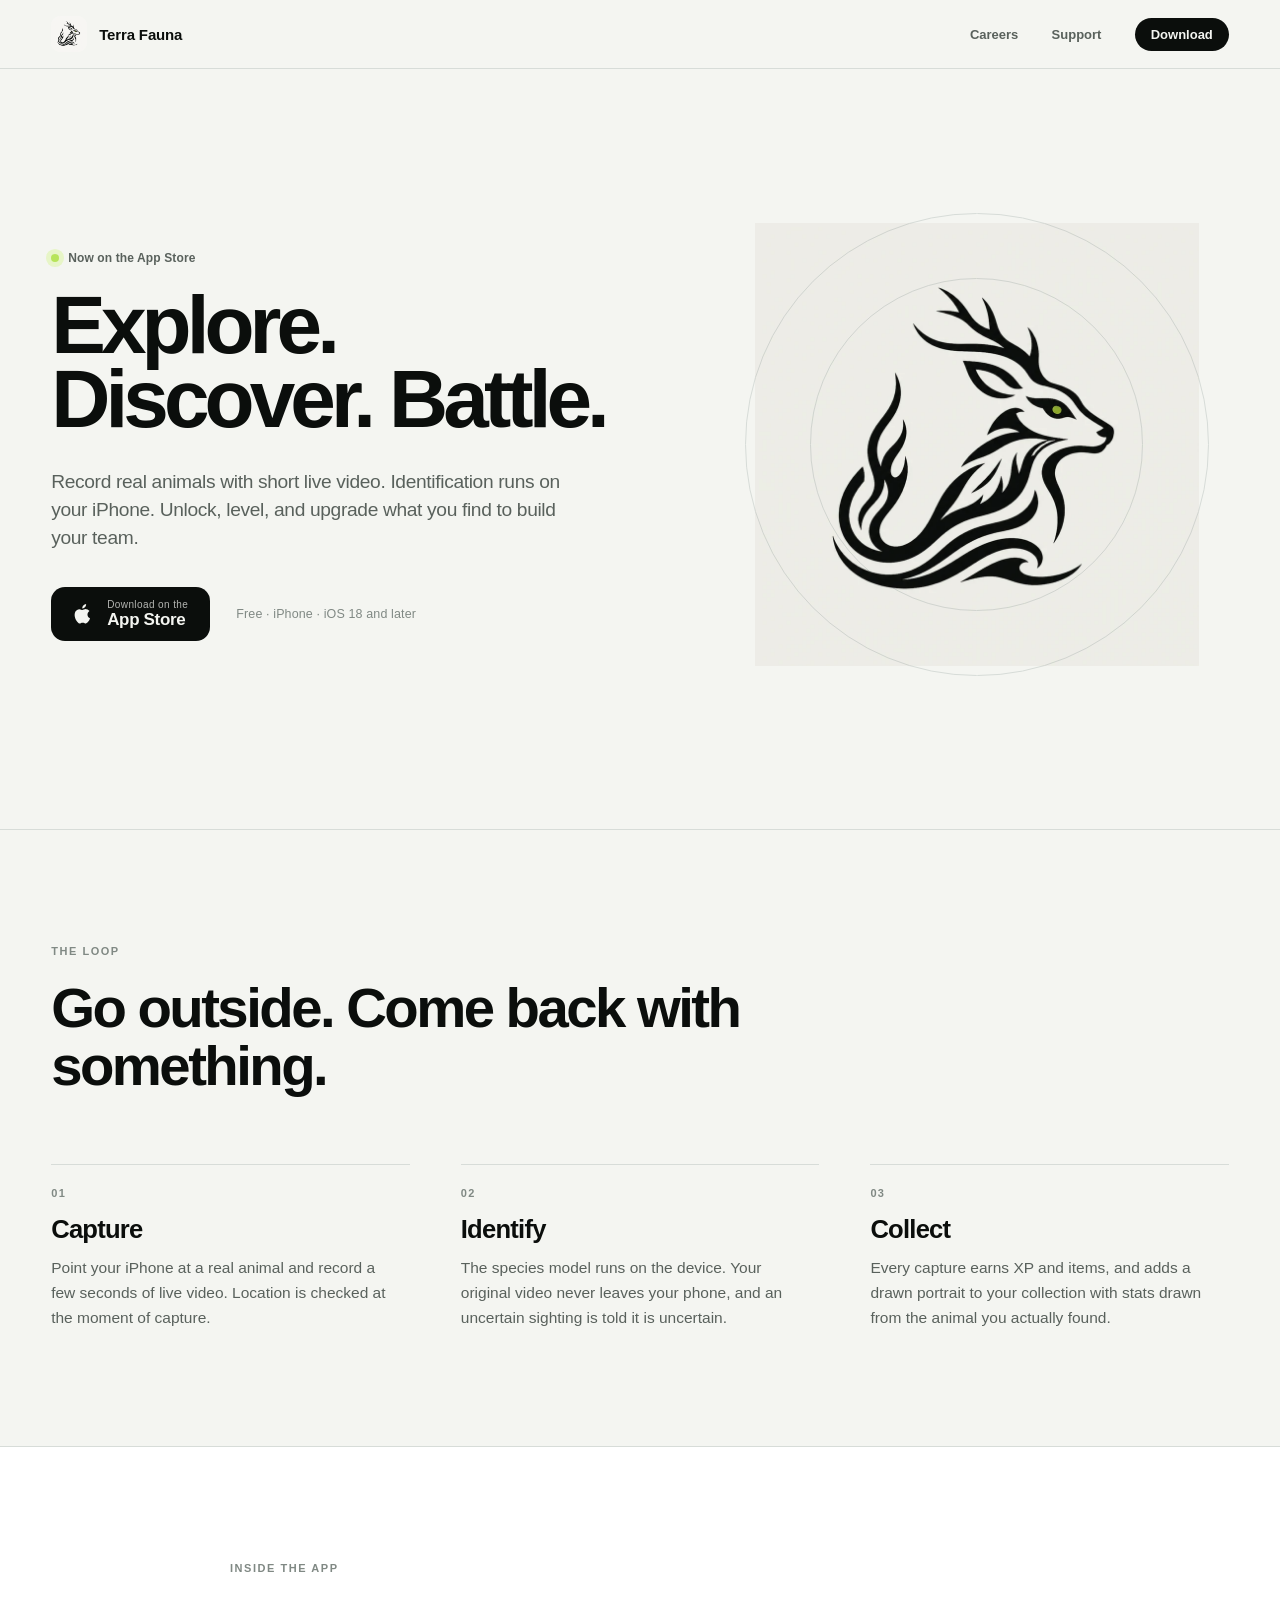
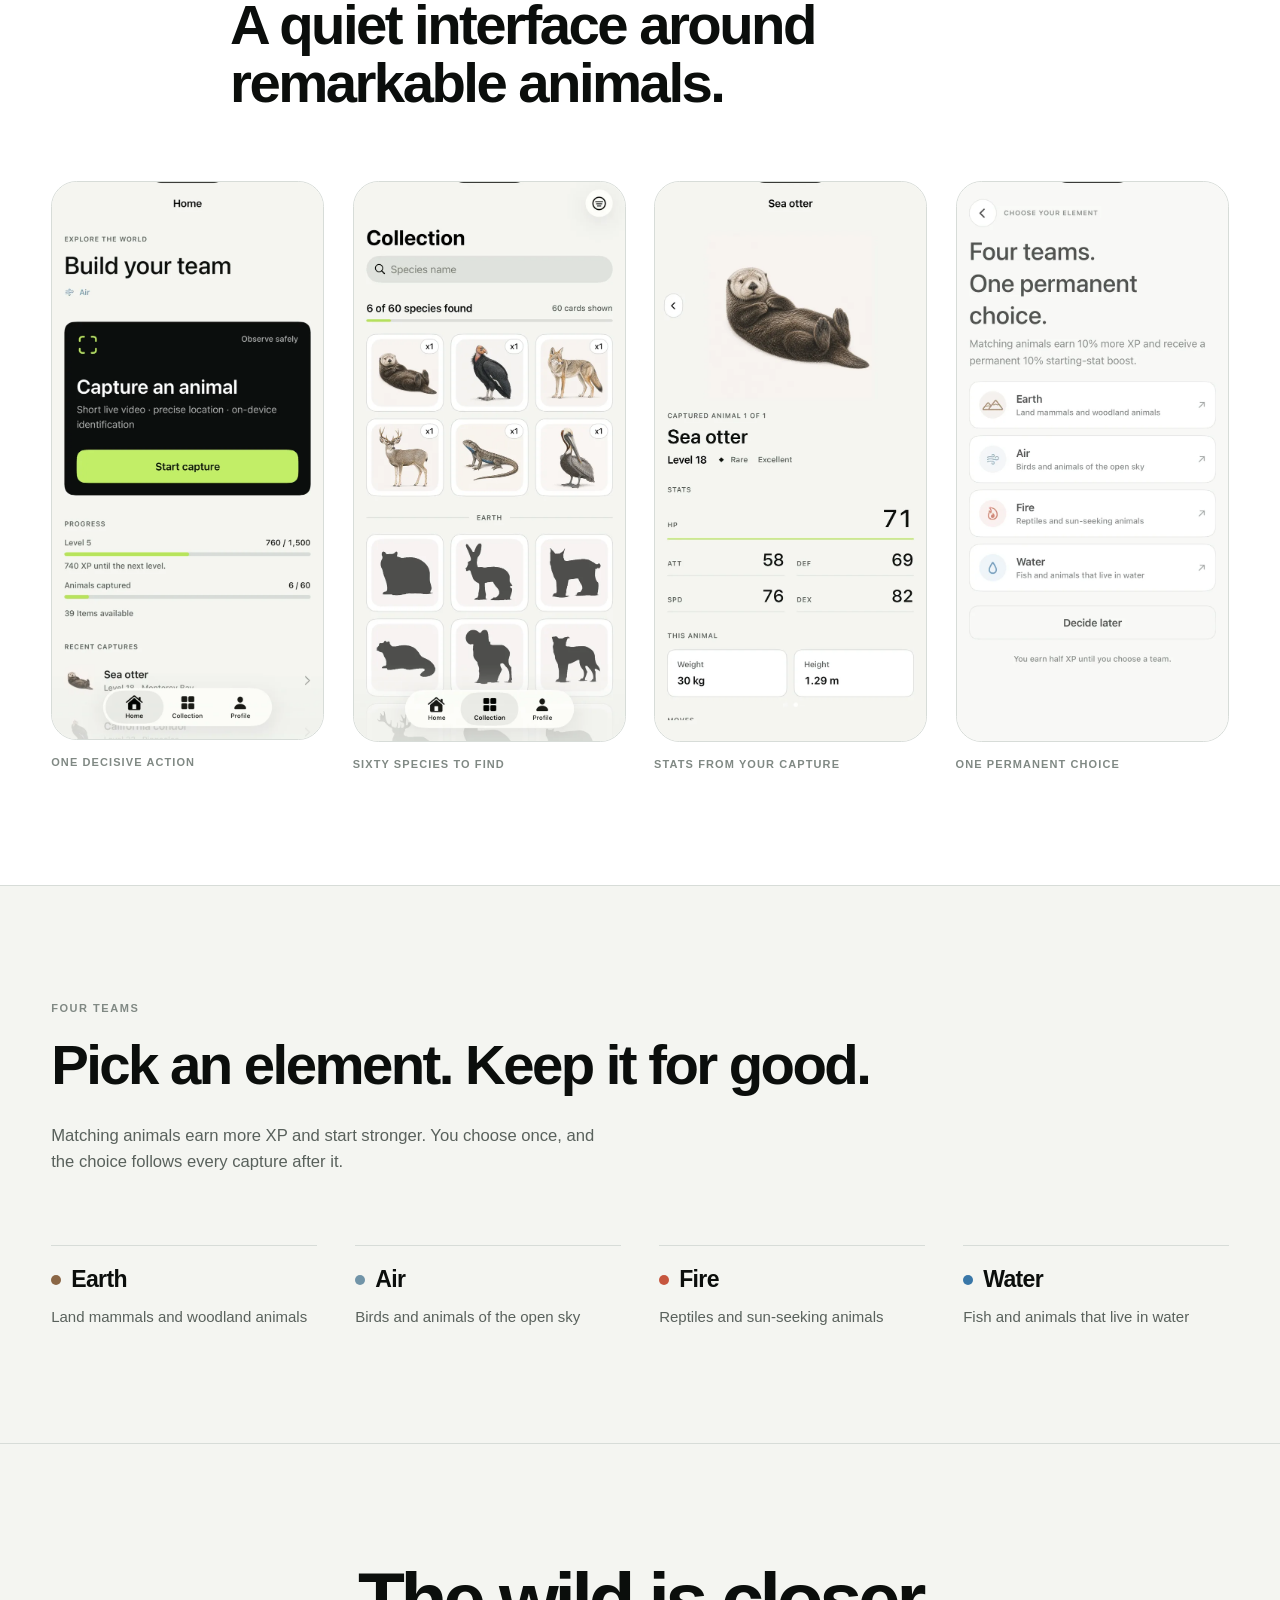
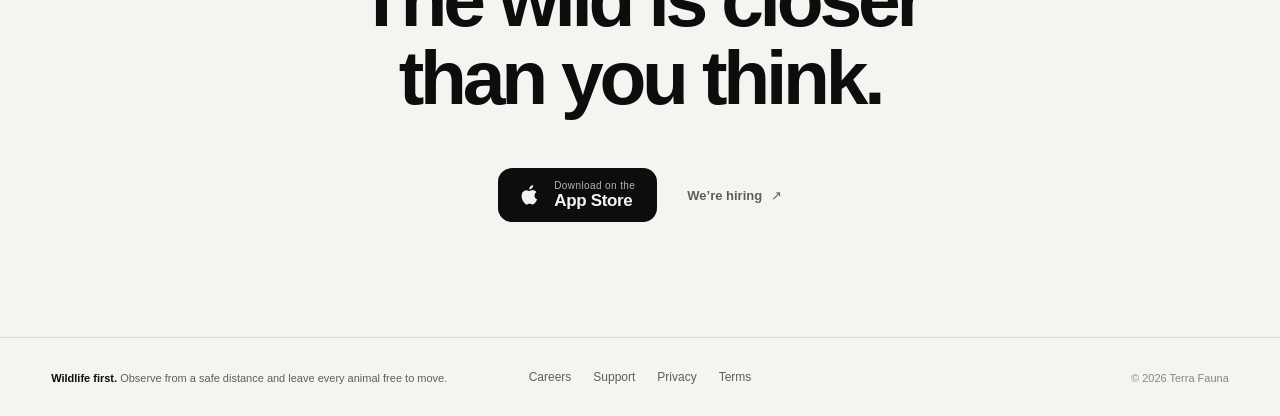
<file: index.html>
<!doctype html>
<html lang="en">
<head>
  <meta charset="utf-8">
  <meta name="viewport" content="width=device-width, initial-scale=1, viewport-fit=cover">
  <meta name="theme-color" content="#f4f5f1">
  <meta name="description" content="Terra Fauna is a wildlife discovery game for iPhone. Record real animals with short live video, identify them on device, and build a living collection. Now on the App Store.">
  <meta property="og:title" content="Terra Fauna — Explore. Discover. Battle.">
  <meta property="og:description" content="A wildlife discovery game for iPhone. Now on the App Store.">
  <meta property="og:type" content="website">
  <meta property="og:url" content="https://terrafauna.app/">
  <meta property="og:image" content="https://terrafauna.app/assets/flowing-stag.png">
  <meta name="twitter:card" content="summary_large_image">
  <title>Terra Fauna</title>
  <link rel="icon" type="image/png" href="assets/flowing-stag.png">
  <link rel="apple-touch-icon" href="assets/flowing-stag.png">
  <link rel="stylesheet" href="styles.css">
</head>
<body class="landing">
  <a class="skip-link" href="#main-content">Skip to content</a>

  <header class="site-header">
    <div class="site-header-inner">
      <a class="brand" href="./" aria-label="Terra Fauna home">
        <img src="assets/flowing-stag.png" alt="" width="44" height="44">
        <span>Terra Fauna</span>
      </a>

      <nav class="quiet-nav" aria-label="Site navigation">
        <a href="careers/">Careers</a>
        <a href="support/">Support</a>
        <a class="nav-cta" href="https://apps.apple.com/us/app/terra-fauna-explore-the-wild/id6798435401">Download</a>
      </nav>
    </div>
  </header>

  <main id="main-content">
    <section class="hero" aria-labelledby="hero-title">
      <div class="hero-copy">
        <p class="eyebrow"><span class="live-dot" aria-hidden="true"></span>Now on the App Store</p>
        <h1 id="hero-title"><span class="hero-line">Explore.  Discover.  Battle.</span></h1>
        <p class="hero-summary">Record real animals with short live video. Identification runs on your iPhone. Unlock, level, and upgrade what you find to build your team.</p>

        <div class="hero-actions">
          <a class="app-store-button" href="https://apps.apple.com/us/app/terra-fauna-explore-the-wild/id6798435401">
            <svg viewBox="0 0 24 24" aria-hidden="true" focusable="false"><path fill="currentColor" d="M17.05 12.54c-.02-2.2 1.8-3.26 1.88-3.31-1.02-1.5-2.61-1.71-3.18-1.73-1.35-.14-2.64.8-3.33.8-.69 0-1.75-.78-2.87-.76-1.48.02-2.84.86-3.6 2.18-1.54 2.67-.39 6.62 1.1 8.79.73 1.06 1.6 2.25 2.75 2.21 1.1-.05 1.52-.71 2.86-.71 1.33 0 1.71.71 2.87.69 1.19-.02 1.94-1.08 2.66-2.15.84-1.23 1.19-2.42 1.21-2.48-.03-.01-2.32-.89-2.35-3.53zM14.87 5.6c.61-.74 1.02-1.77.91-2.8-.88.04-1.94.59-2.57 1.32-.56.65-1.05 1.7-.92 2.7.98.08 1.98-.5 2.58-1.22z"/></svg>
            <span>
              <small>Download on the</small>
              <strong>App Store</strong>
            </span>
          </a>
          <p class="hero-meta">Free · iPhone · iOS 18 and later</p>
        </div>
      </div>

      <figure class="hero-mark">
        <div class="mark-stage">
          <span class="orbit" aria-hidden="true"></span>
          <img src="assets/flowing-stag.webp" alt="The Terra Fauna Flowing Stag mark" width="900" height="900">
        </div>
      </figure>
    </section>

    <section class="section loop-section" aria-labelledby="loop-title">
      <div class="section-head">
        <p class="section-kicker">The loop</p>
        <h2 id="loop-title">Go outside. Come back with something.</h2>
      </div>

      <ol class="loop-list">
        <li>
          <span class="loop-index">01</span>
          <h3>Capture</h3>
          <p>Point your iPhone at a real animal and record a few seconds of live video. Location is checked at the moment of capture.</p>
        </li>
        <li>
          <span class="loop-index">02</span>
          <h3>Identify</h3>
          <p>The species model runs on the device. Your original video never leaves your phone, and an uncertain sighting is told it is uncertain.</p>
        </li>
        <li>
          <span class="loop-index">03</span>
          <h3>Collect</h3>
          <p>Every capture earns XP and items, and adds a drawn portrait to your collection with stats drawn from the animal you actually found.</p>
        </li>
      </ol>
    </section>

    <section class="section screens-section" aria-labelledby="screens-title">
      <div class="section-head">
        <p class="section-kicker">Inside the app</p>
        <h2 id="screens-title">A quiet interface around remarkable animals.</h2>
      </div>

      <div class="screens" role="list">
        <figure role="listitem">
          <img src="assets/screen-home.webp" alt="Terra Fauna home screen showing capture, level progress, and recent captures" width="720" height="1477" loading="lazy" decoding="async">
          <figcaption>One decisive action</figcaption>
        </figure>
        <figure role="listitem">
          <img src="assets/screen-collection.webp" alt="Terra Fauna collection screen with found species and locked silhouettes" width="720" height="1483" loading="lazy" decoding="async">
          <figcaption>Sixty species to find</figcaption>
        </figure>
        <figure role="listitem">
          <img src="assets/screen-animal.webp" alt="Terra Fauna animal detail screen for a sea otter with stats" width="720" height="1483" loading="lazy" decoding="async">
          <figcaption>Stats from your capture</figcaption>
        </figure>
        <figure role="listitem">
          <img src="assets/screen-teams.webp" alt="Terra Fauna team selection screen with Earth, Air, Fire, and Water" width="720" height="1483" loading="lazy" decoding="async">
          <figcaption>One permanent choice</figcaption>
        </figure>
      </div>
    </section>

    <section class="section teams-section" aria-labelledby="teams-title">
      <div class="section-head">
        <p class="section-kicker">Four teams</p>
        <h2 id="teams-title">Pick an element. Keep it for good.</h2>
        <p class="section-lede">Matching animals earn more XP and start stronger. You choose once, and the choice follows every capture after it.</p>
      </div>

      <dl class="team-grid">
        <div class="team" style="--team: #8a6645">
          <dt><span class="team-dot" aria-hidden="true"></span>Earth</dt>
          <dd>Land mammals and woodland animals</dd>
        </div>
        <div class="team" style="--team: #7194a8">
          <dt><span class="team-dot" aria-hidden="true"></span>Air</dt>
          <dd>Birds and animals of the open sky</dd>
        </div>
        <div class="team" style="--team: #c6563e">
          <dt><span class="team-dot" aria-hidden="true"></span>Fire</dt>
          <dd>Reptiles and sun-seeking animals</dd>
        </div>
        <div class="team" style="--team: #3977a8">
          <dt><span class="team-dot" aria-hidden="true"></span>Water</dt>
          <dd>Fish and animals that live in water</dd>
        </div>
      </dl>
    </section>

    <section class="section closing" aria-labelledby="closing-title">
      <h2 id="closing-title">The wild is closer than you think.</h2>
      <div class="closing-actions">
        <a class="app-store-button" href="https://apps.apple.com/us/app/terra-fauna-explore-the-wild/id6798435401">
          <svg viewBox="0 0 24 24" aria-hidden="true" focusable="false"><path fill="currentColor" d="M17.05 12.54c-.02-2.2 1.8-3.26 1.88-3.31-1.02-1.5-2.61-1.71-3.18-1.73-1.35-.14-2.64.8-3.33.8-.69 0-1.75-.78-2.87-.76-1.48.02-2.84.86-3.6 2.18-1.54 2.67-.39 6.62 1.1 8.79.73 1.06 1.6 2.25 2.75 2.21 1.1-.05 1.52-.71 2.86-.71 1.33 0 1.71.71 2.87.69 1.19-.02 1.94-1.08 2.66-2.15.84-1.23 1.19-2.42 1.21-2.48-.03-.01-2.32-.89-2.35-3.53zM14.87 5.6c.61-.74 1.02-1.77.91-2.8-.88.04-1.94.59-2.57 1.32-.56.65-1.05 1.7-.92 2.7.98.08 1.98-.5 2.58-1.22z"/></svg>
          <span>
            <small>Download on the</small>
            <strong>App Store</strong>
          </span>
        </a>
        <a class="text-link" href="careers/">We’re hiring <span aria-hidden="true">↗</span></a>
      </div>
    </section>
  </main>

  <footer class="site-footer">
    <div class="site-footer-inner">
      <p class="footer-ethos"><span>Wildlife first.</span> Observe from a safe distance and leave every animal free to move.</p>
      <nav class="footer-nav" aria-label="Footer">
        <a href="careers/">Careers</a>
        <a href="support/">Support</a>
        <a href="privacy/">Privacy</a>
        <a href="terms/">Terms</a>
      </nav>
      <p class="copyright">© 2026 Terra Fauna</p>
    </div>
  </footer>
</body>
</html>
</file>
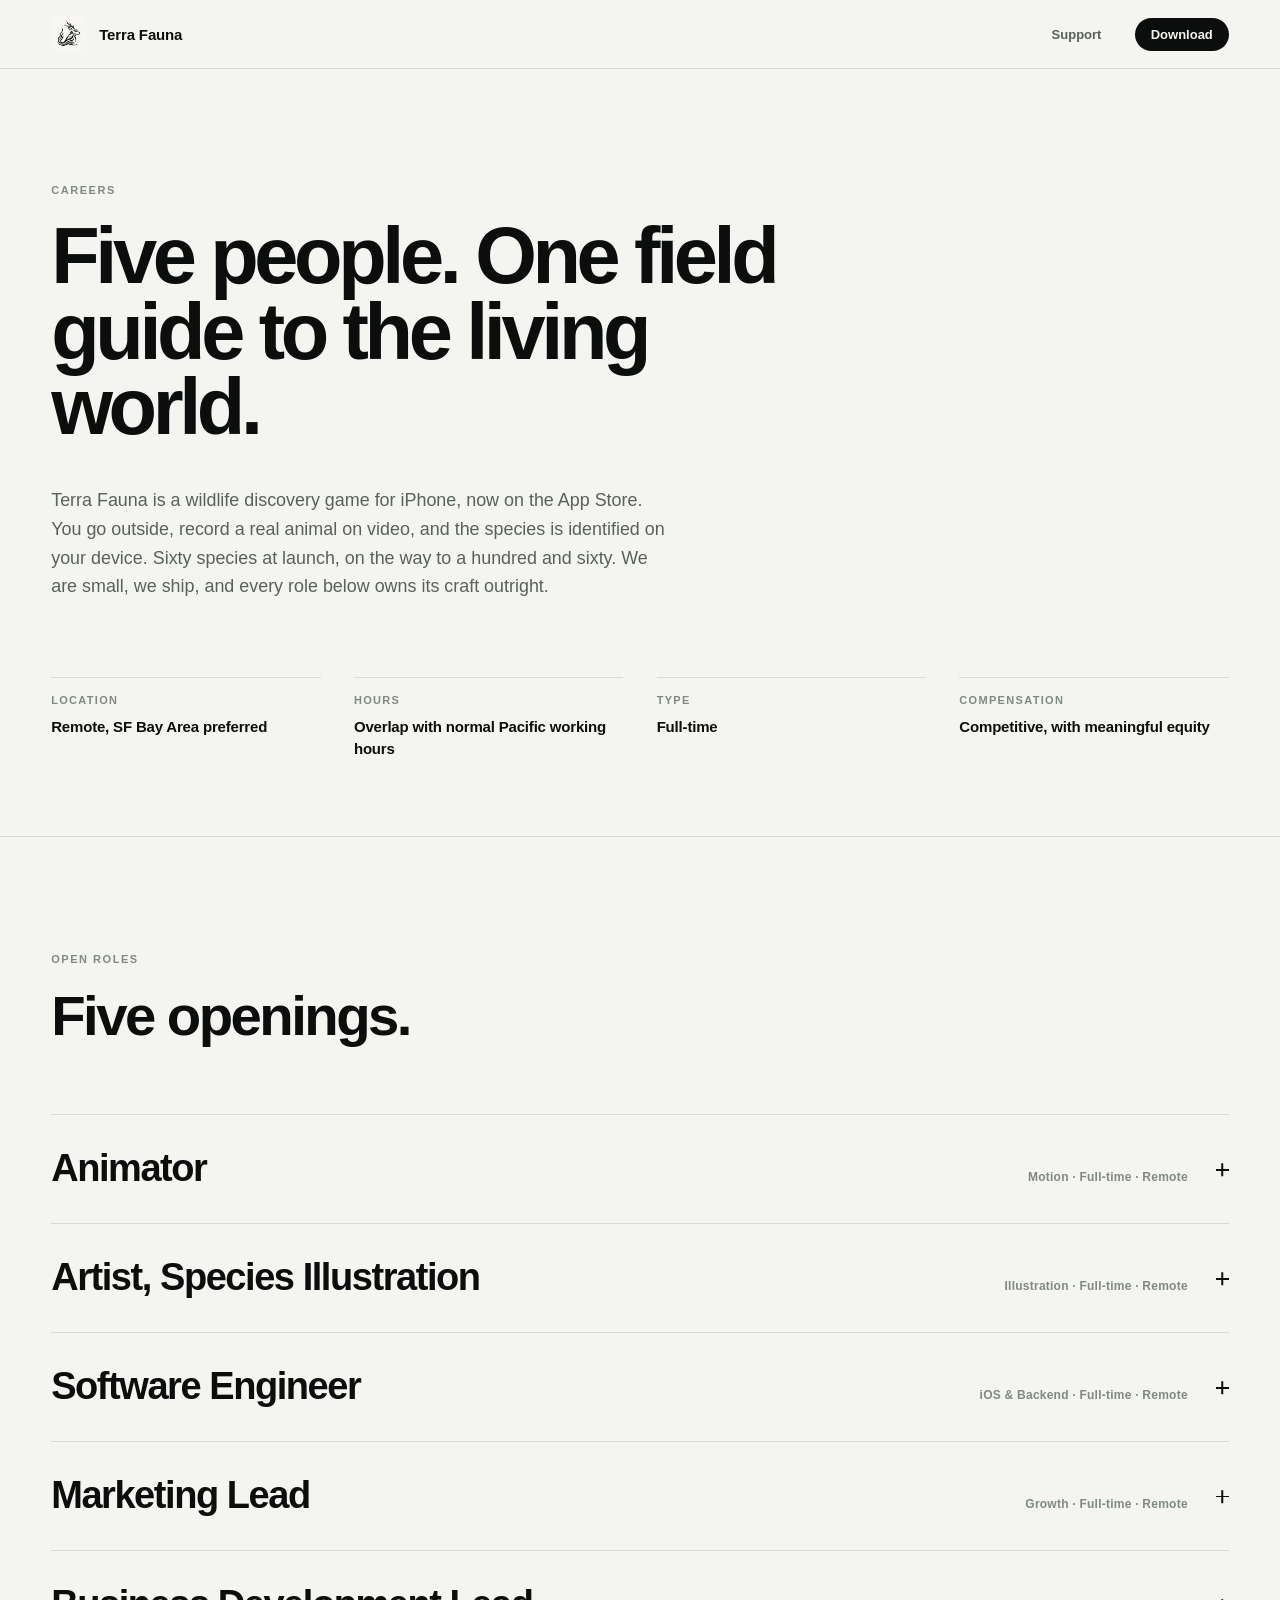
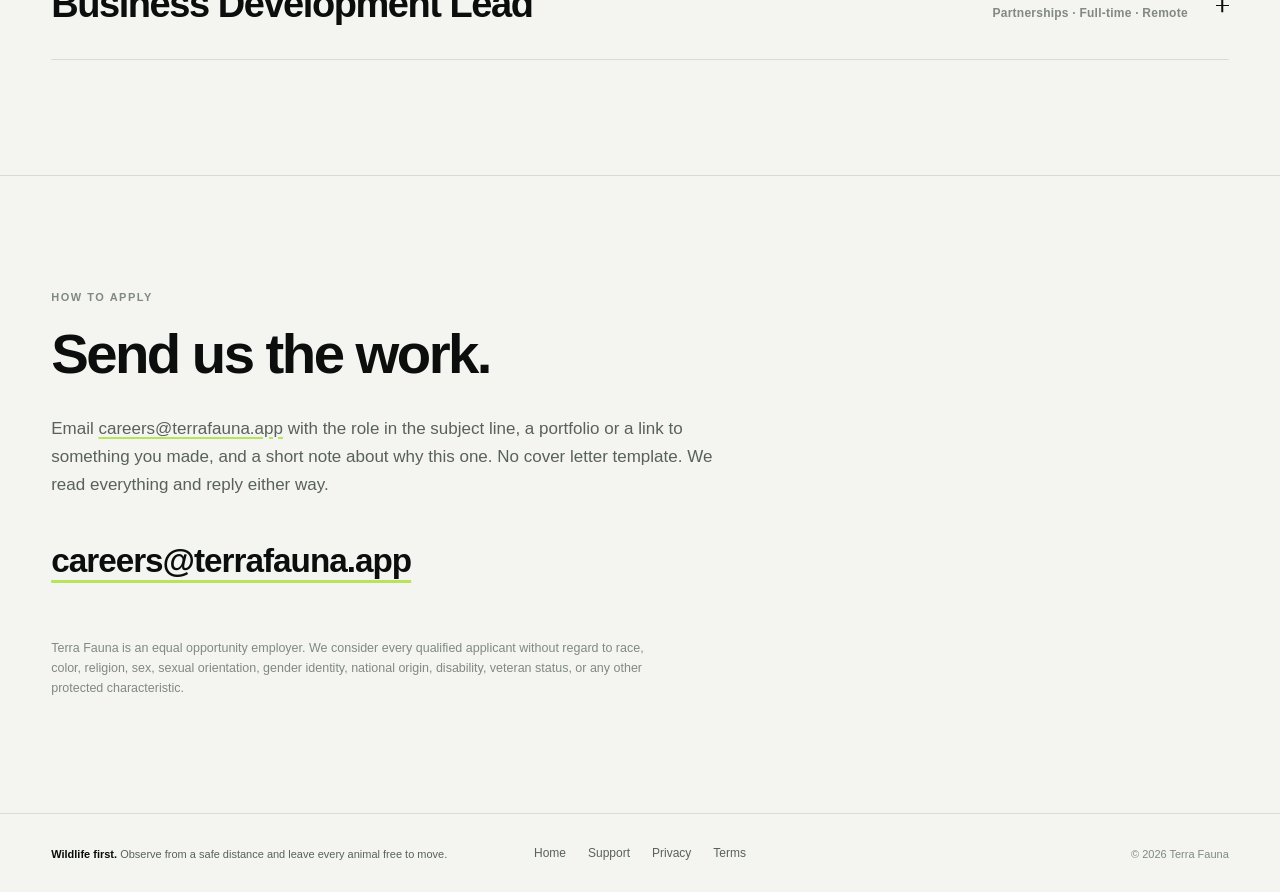
<file: careers/index.html>
<!doctype html>
<html lang="en">
<head>
  <meta charset="utf-8">
  <meta name="viewport" content="width=device-width, initial-scale=1, viewport-fit=cover">
  <meta name="theme-color" content="#f4f5f1">
  <meta name="description" content="Open roles at Terra Fauna — animator, species illustrator, software engineer, marketing lead, and business development lead. Remote, Bay Area preferred, Pacific hours.">
  <meta property="og:title" content="Careers — Terra Fauna">
  <meta property="og:description" content="Help build a wildlife discovery game for the real world. Five open roles.">
  <meta property="og:type" content="website">
  <meta property="og:url" content="https://terrafauna.app/careers/">
  <meta property="og:image" content="https://terrafauna.app/assets/flowing-stag.png">
  <title>Careers — Terra Fauna</title>
  <link rel="icon" type="image/png" href="../assets/flowing-stag.png">
  <link rel="apple-touch-icon" href="../assets/flowing-stag.png">
  <link rel="stylesheet" href="../styles.css">
</head>
<body class="careers-page">
  <a class="skip-link" href="#roles">Skip to open roles</a>

  <header class="site-header">
    <div class="site-header-inner">
      <a class="brand" href="../" aria-label="Terra Fauna home">
        <img src="../assets/flowing-stag.png" alt="" width="44" height="44">
        <span>Terra Fauna</span>
      </a>
      <nav class="quiet-nav" aria-label="Site navigation">
        <a href="../support/">Support</a>
        <a class="nav-cta" href="https://apps.apple.com/us/app/terra-fauna-explore-the-wild/id6798435401">Download</a>
      </nav>
    </div>
  </header>

  <main id="main-content">
    <section class="careers-hero">
      <p class="section-kicker">Careers</p>
      <h1>Five people. One field guide to the living world.</h1>
      <p class="careers-lede">Terra Fauna is a wildlife discovery game for iPhone, now on the App Store. You go outside, record a real animal on video, and the species is identified on your device. Sixty species at launch, on the way to a hundred and sixty. We are small, we ship, and every role below owns its craft outright.</p>

      <dl class="fact-row">
        <div>
          <dt>Location</dt>
          <dd>Remote, SF Bay Area preferred</dd>
        </div>
        <div>
          <dt>Hours</dt>
          <dd>Overlap with normal Pacific working hours</dd>
        </div>
        <div>
          <dt>Type</dt>
          <dd>Full-time</dd>
        </div>
        <div>
          <dt>Compensation</dt>
          <dd>Competitive, with meaningful equity</dd>
        </div>
      </dl>
    </section>

    <section class="section roles-section" id="roles" aria-labelledby="roles-title">
      <div class="section-head">
        <p class="section-kicker">Open roles</p>
        <h2 id="roles-title">Five openings.</h2>
      </div>

      <div class="roles">

        <details class="role">
          <summary>
            <span class="role-title">Animator</span>
            <span class="role-meta">Motion · Full-time · Remote</span>
            <span class="role-toggle" aria-hidden="true"></span>
          </summary>
          <div class="role-body">
            <p>Terra Fauna is a quiet, highly structured interface wrapped around hand-drawn animals. Motion is where it becomes a game. You own the moments people will remember: the capture reveal, an animal waking up in the collection, a level threshold crossing, an attack landing.</p>
            <h3>What you’ll do</h3>
            <ul>
              <li>Design and build the capture-to-reveal sequence, the highest-stakes twelve seconds in the product.</li>
              <li>Animate the species catalog — idles, reactions, and battle moves that read at thumbnail size on a phone.</li>
              <li>Define the interface motion language: transitions, progress, and state changes that feel precise rather than decorative.</li>
              <li>Ship animations into a SwiftUI app and keep them cheap enough to run on a phone that is also encoding video.</li>
            </ul>
            <h3>What we’re looking for</h3>
            <ul>
              <li>A reel with 2D character animation in it. We care far more about weight and timing than about polish count.</li>
              <li>Fluency in a pipeline that reaches production — Rive, Lottie/After Effects, or direct SwiftUI animation.</li>
              <li>Restraint. Terra Fauna has no glows, no particle storms, and no metallic UI.</li>
              <li>Nice to have: animals studied from life, or any experience animating naturalistic anatomy.</li>
            </ul>
          </div>
        </details>

        <details class="role">
          <summary>
            <span class="role-title">Artist, Species Illustration</span>
            <span class="role-meta">Illustration · Full-time · Remote</span>
            <span class="role-toggle" aria-hidden="true"></span>
          </summary>
          <div class="role-body">
            <p>Every species in Terra Fauna has one canonical portrait, drawn in a refined colored-pencil style, plus a silhouette for the animals a player has not found yet. That artwork carries the entire emotional weight of the product. You would own it.</p>
            <h3>What you’ll do</h3>
            <ul>
              <li>Draw the species portraits that take the catalog from sixty animals to a hundred and sixty, and beyond.</li>
              <li>Hold the line on anatomy, posture, and plumage or pelage accuracy — a birder should recognize the bird.</li>
              <li>Keep one coherent art direction across hundreds of animals drawn over years.</li>
              <li>Extend the visual system into items, team motifs, and App Store and campaign art.</li>
            </ul>
            <h3>What we’re looking for</h3>
            <ul>
              <li>A portfolio with real animals in it, rendered with observed detail rather than stylized shorthand.</li>
              <li>Comfort working to a written style guide and a repeatable production spec.</li>
              <li>Volume without decay — the ability to draw the ninetieth animal as well as the ninth.</li>
              <li>Nice to have: field guide, natural history, or scientific illustration background.</li>
            </ul>
          </div>
        </details>

        <details class="role">
          <summary>
            <span class="role-title">Software Engineer</span>
            <span class="role-meta">iOS &amp; Backend · Full-time · Remote</span>
            <span class="role-toggle" aria-hidden="true"></span>
          </summary>
          <div class="role-body">
            <p>The app is native SwiftUI on Swift 6, with AVFoundation capture, a Core ML classifier run through Vision, and Supabase Postgres with PostGIS behind a small trust boundary of Edge Functions. Captures have to work in a canyon with no signal and still be trustworthy when they sync.</p>
            <h3>What you’ll do</h3>
            <ul>
              <li>Build features end to end: SwiftUI screens, the Swift client, the SQL, and the Edge Function in between.</li>
              <li>Work on the capture path — video, precise location, on-device inference, and integrity signals — where correctness actually matters.</li>
              <li>Make offline capture and later reconciliation hold up against both bad connectivity and bad actors.</li>
              <li>Take on the v2 surface: friends, live feeds, map, hubs, and battles.</li>
            </ul>
            <h3>What we’re looking for</h3>
            <ul>
              <li>Shipped iOS work in Swift, and enough backend range to own a Postgres schema without hand-holding.</li>
              <li>Judgment about trust boundaries: what a client may be believed about, and what must be checked on a server.</li>
              <li>Comfort with structured concurrency and with tests at each boundary.</li>
              <li>Nice to have: Core ML or Vision in production, PostGIS, or App Attest.</li>
            </ul>
          </div>
        </details>

        <details class="role">
          <summary>
            <span class="role-title">Marketing Lead</span>
            <span class="role-meta">Growth · Full-time · Remote</span>
            <span class="role-toggle" aria-hidden="true"></span>
          </summary>
          <div class="role-body">
            <p>We just launched. There is an App Store listing, a small pile of gorgeous artwork, and no growth engine yet. You would be the first marketing hire and would build that engine from the listing outward.</p>
            <h3>What you’ll do</h3>
            <ul>
              <li>Own the App Store presence: positioning, screenshots, preview video, keywords, and the experiments that move installs.</li>
              <li>Build the organic channel. Our artwork and real captures are unusually good social material and are barely being used.</li>
              <li>Reach the people already outside — birders, hikers, naturalists, parks and trail communities, science educators, and the creators they follow.</li>
              <li>Set up the measurement that tells us which of the above is actually working, and kill what is not.</li>
            </ul>
            <h3>What we’re looking for</h3>
            <ul>
              <li>You have grown a consumer app or a consumer brand from a small base, and can show what you did.</li>
              <li>Strong instincts for craft and taste — bad marketing would visibly damage this product.</li>
              <li>Hands-on. For a while you are the strategist, the writer, and the editor.</li>
              <li>Nice to have: ASO depth, or a real connection to the outdoor or conservation world.</li>
            </ul>
          </div>
        </details>

        <details class="role">
          <summary>
            <span class="role-title">Business Development Lead</span>
            <span class="role-meta">Partnerships · Full-time · Remote</span>
            <span class="role-toggle" aria-hidden="true"></span>
          </summary>
          <div class="role-body">
            <p>Terra Fauna gets better everywhere people already gather to look at animals. Parks, reserves, aquariums, museums, tourism boards, and conservation groups all have audiences, locations, and species expertise. You would turn that into partnerships that are real rather than logo-swaps.</p>
            <h3>What you’ll do</h3>
            <ul>
              <li>Open and close partnerships with parks systems, conservation organizations, museums, and regional tourism bodies.</li>
              <li>Design what a partnership actually is — regional catalogs, sponsored species, on-site events, education programs — with the product team.</li>
              <li>Handle the licensing and data relationships behind species content and regional expansion.</li>
              <li>Bring back what partners need, so it can shape the roadmap instead of arriving after it.</li>
            </ul>
            <h3>What we’re looking for</h3>
            <ul>
              <li>You have sourced and closed partnerships yourself, at an early company, without a brand doing the work for you.</li>
              <li>Credibility with mission-driven institutions — this world moves slowly and notices who is sincere.</li>
              <li>Clear written thinking and the discipline to walk away from deals that cost more attention than they return.</li>
              <li>Nice to have: conservation, outdoor recreation, or location-based entertainment experience.</li>
            </ul>
          </div>
        </details>

      </div>
    </section>

    <section class="section apply-section" aria-labelledby="apply-title">
      <div class="apply-inner">
        <p class="section-kicker">How to apply</p>
        <h2 id="apply-title">Send us the work.</h2>
        <p class="apply-note">Email <a href="mailto:careers@terrafauna.app">careers@terrafauna.app</a> with the role in the subject line, a portfolio or a link to something you made, and a short note about why this one. No cover letter template. We read everything and reply either way.</p>
        <a class="apply-email" href="mailto:careers@terrafauna.app">careers@terrafauna.app</a>
        <p class="apply-eeo">Terra Fauna is an equal opportunity employer. We consider every qualified applicant without regard to race, color, religion, sex, sexual orientation, gender identity, national origin, disability, veteran status, or any other protected characteristic.</p>
      </div>
    </section>
  </main>

  <footer class="site-footer">
    <div class="site-footer-inner">
      <p class="footer-ethos"><span>Wildlife first.</span> Observe from a safe distance and leave every animal free to move.</p>
      <nav class="footer-nav" aria-label="Footer">
        <a href="../">Home</a>
        <a href="../support/">Support</a>
        <a href="../privacy/">Privacy</a>
        <a href="../terms/">Terms</a>
      </nav>
      <p class="copyright">© 2026 Terra Fauna</p>
    </div>
  </footer>
</body>
</html>
</file>
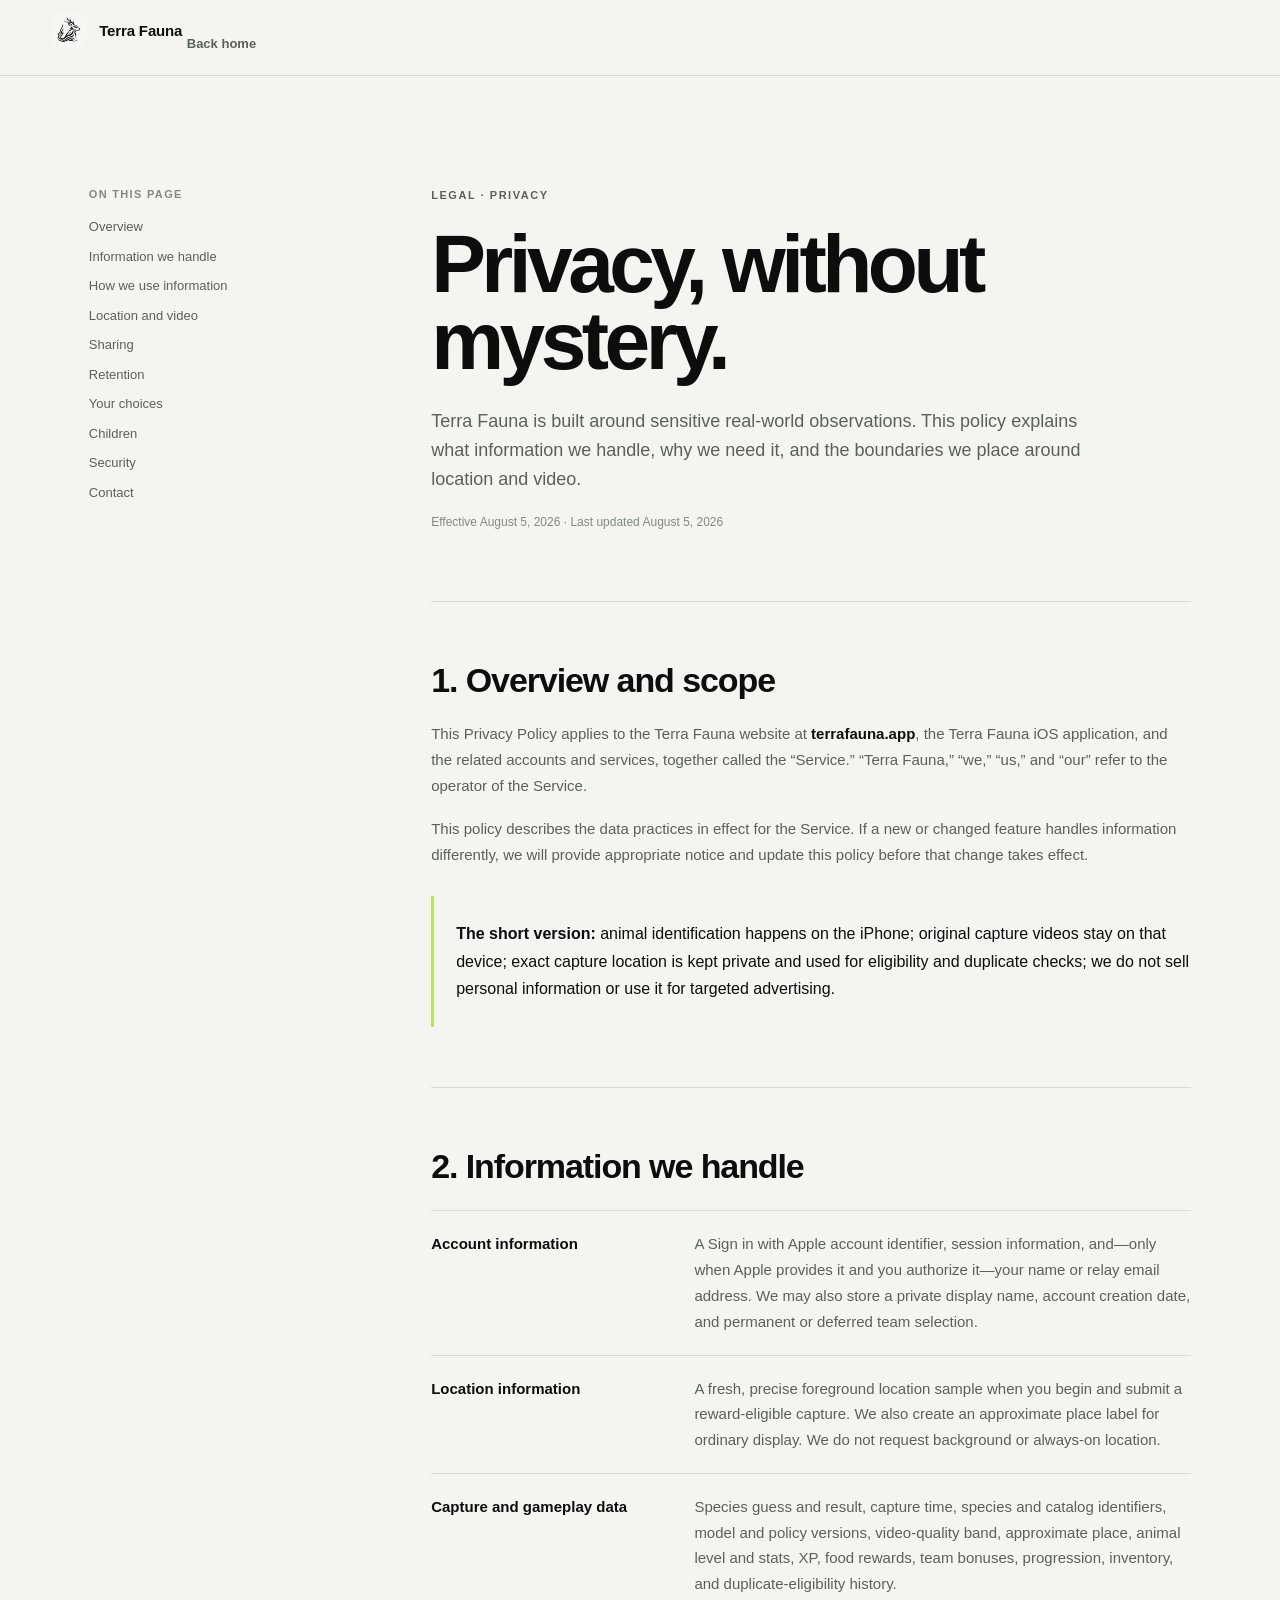
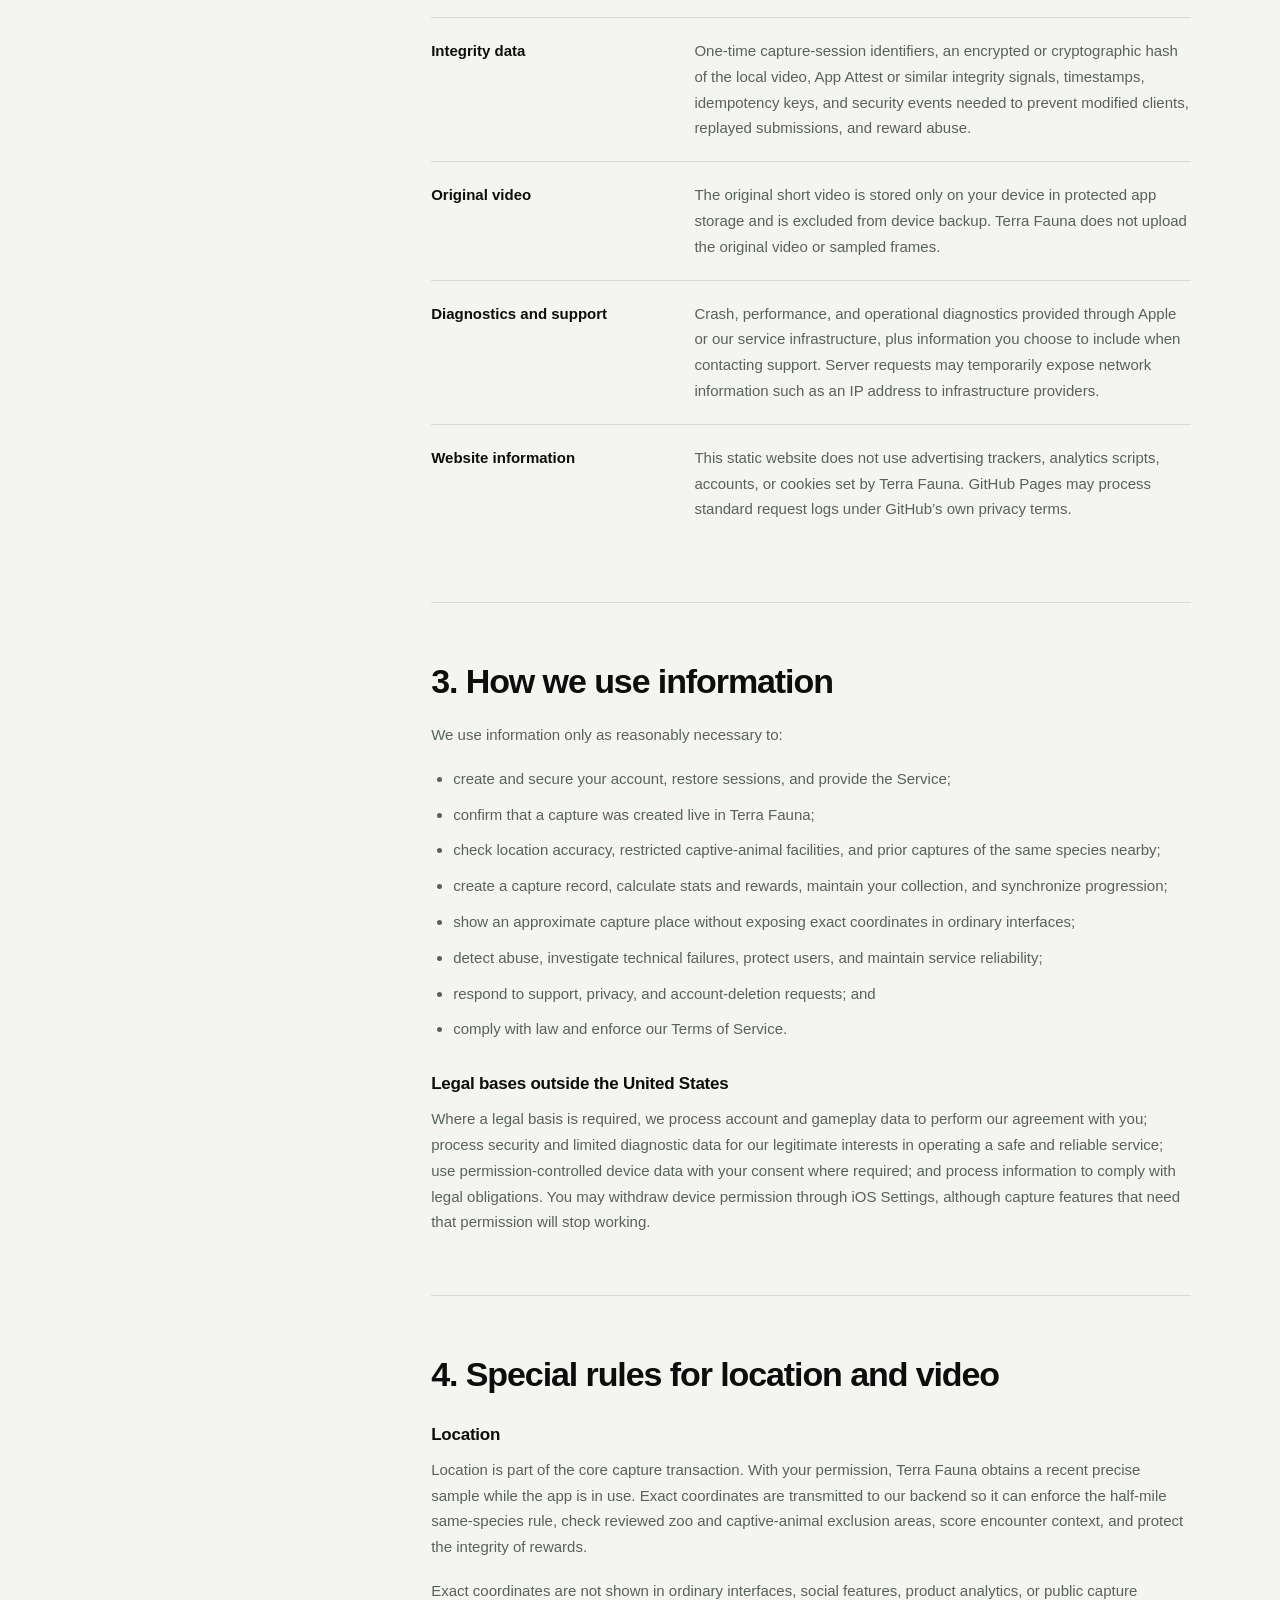
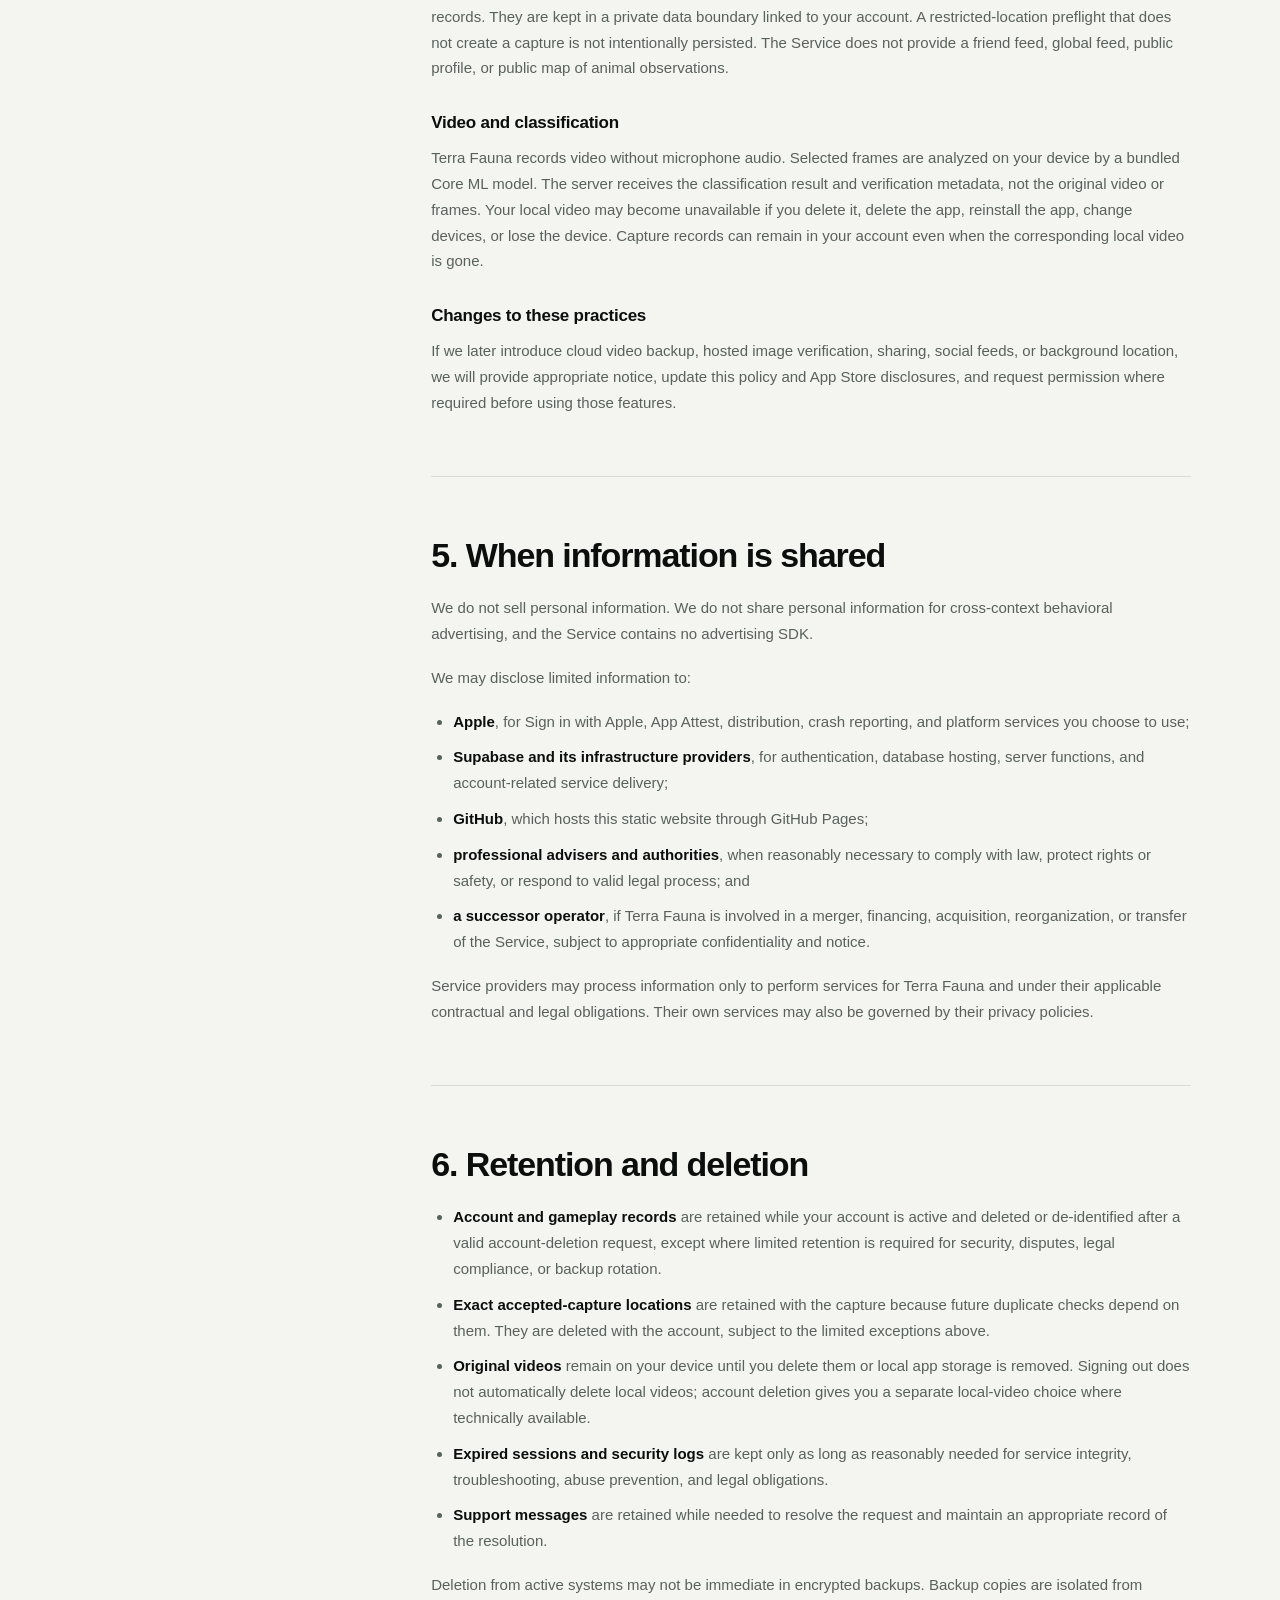
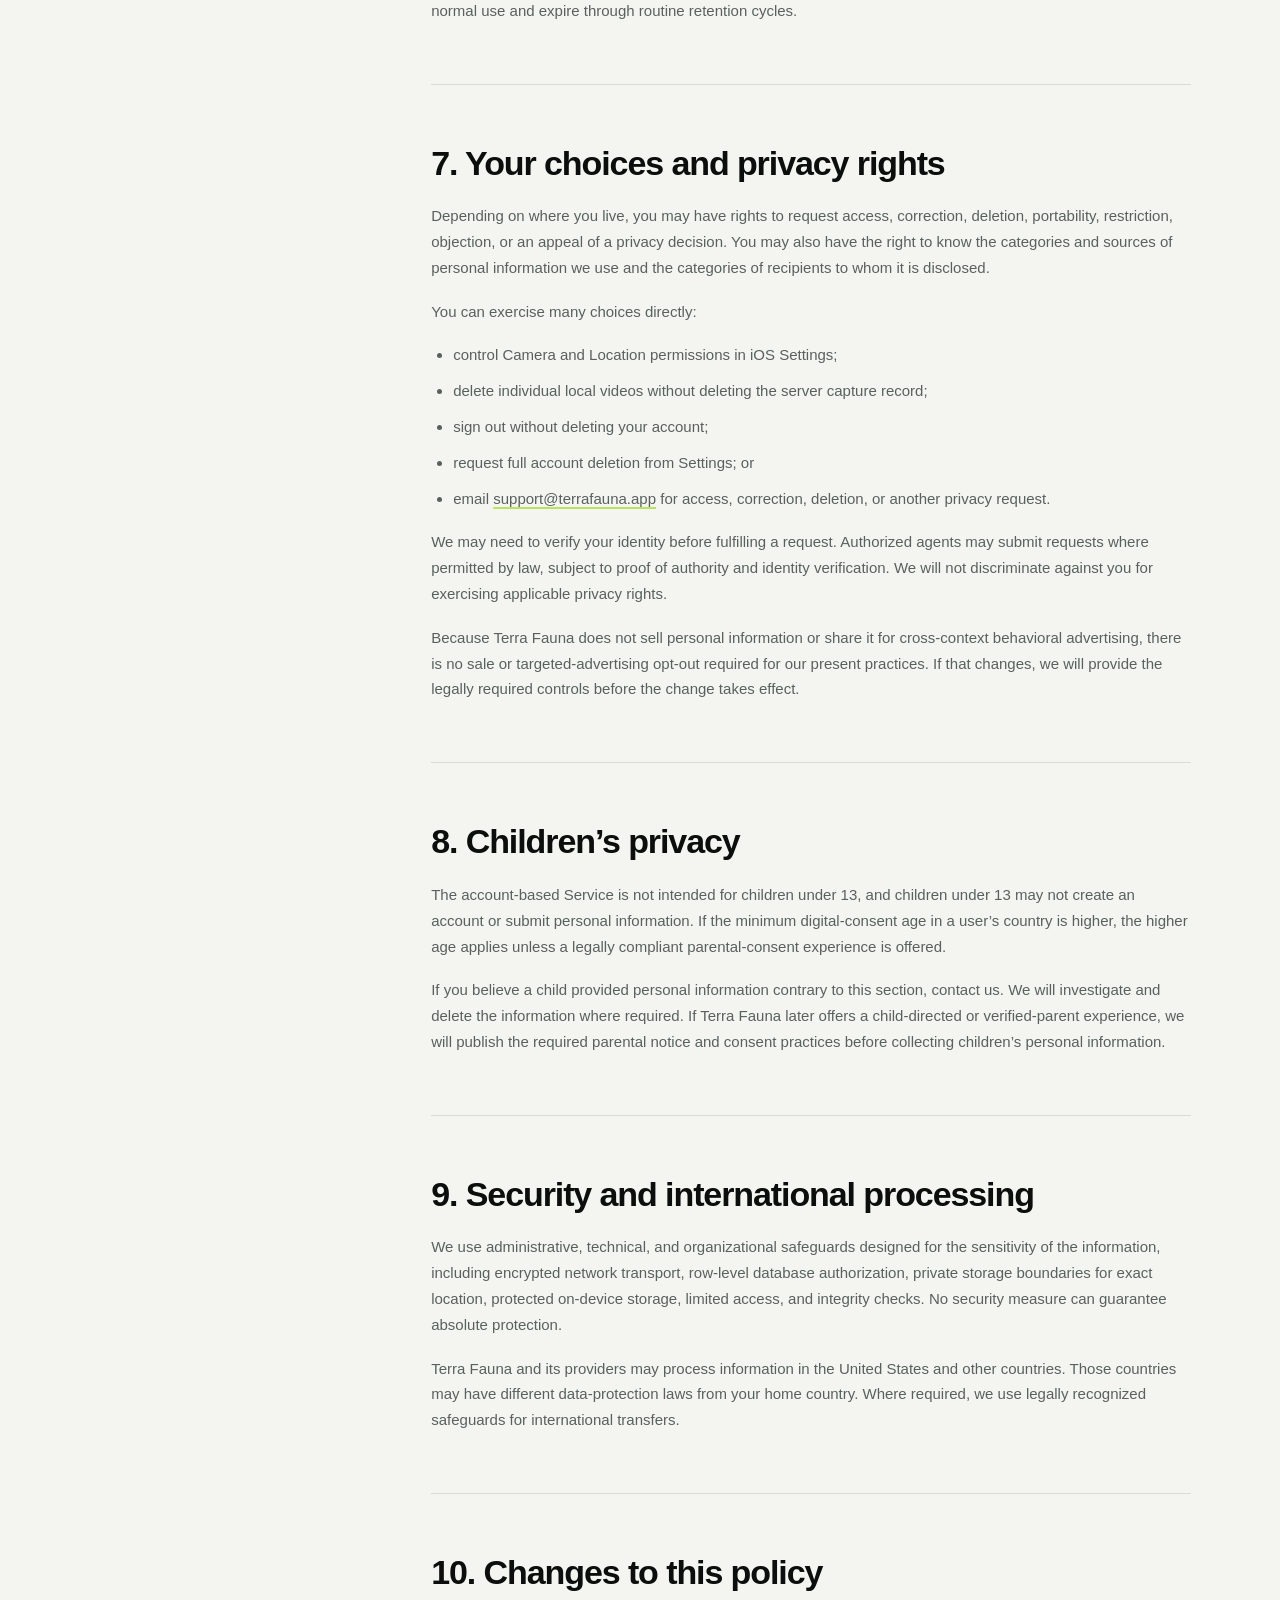
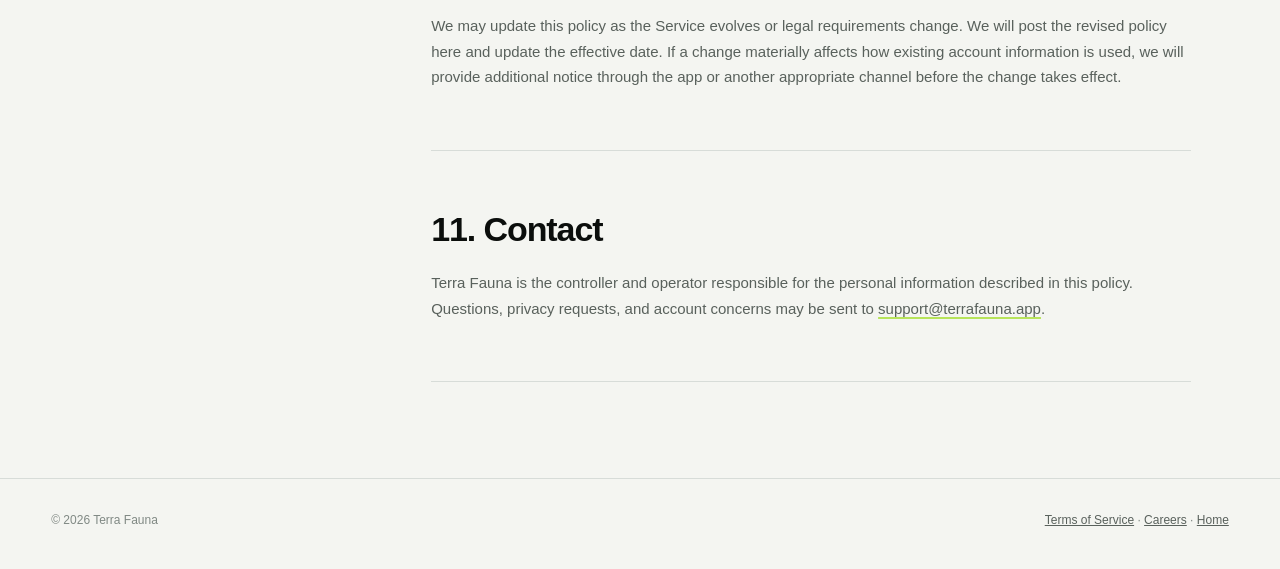
<file: privacy/index.html>
<!doctype html>
<html lang="en">
<head>
  <meta charset="utf-8">
  <meta name="viewport" content="width=device-width, initial-scale=1, viewport-fit=cover">
  <meta name="theme-color" content="#f4f5f1">
  <meta name="description" content="Terra Fauna Privacy Policy — how the app handles accounts, location, animal captures, and device-local video.">
  <title>Privacy Policy — Terra Fauna</title>
  <link rel="icon" type="image/png" href="../assets/flowing-stag.png">
  <link rel="stylesheet" href="../styles.css">
</head>
<body class="legal-page">
  <a class="skip-link" href="#document">Skip to policy</a>

  <header class="legal-header">
    <a class="brand" href="../" aria-label="Terra Fauna home">
      <img src="../assets/flowing-stag.png" alt="" width="44" height="44">
      <span>Terra Fauna</span>
    </a>
    <a class="back-home" href="../">Back home</a>
  </header>

  <main class="legal-layout" id="document">
    <aside class="legal-aside" aria-label="Privacy policy contents">
      <p>On this page</p>
      <nav>
        <a href="#overview">Overview</a>
        <a href="#collection">Information we handle</a>
        <a href="#use">How we use information</a>
        <a href="#location-video">Location and video</a>
        <a href="#sharing">Sharing</a>
        <a href="#retention">Retention</a>
        <a href="#choices">Your choices</a>
        <a href="#children">Children</a>
        <a href="#security">Security</a>
        <a href="#contact">Contact</a>
      </nav>
    </aside>

    <article class="legal-document">
      <header>
        <p class="legal-kicker">Legal · Privacy</p>
        <h1>Privacy, without mystery.</h1>
        <p class="legal-intro">Terra Fauna is built around sensitive real-world observations. This policy explains what information we handle, why we need it, and the boundaries we place around location and video.</p>
        <p class="effective-date">Effective August 5, 2026 · Last updated August 5, 2026</p>
      </header>

      <section class="legal-section" id="overview">
        <h2>1. Overview and scope</h2>
        <p>This Privacy Policy applies to the Terra Fauna website at <strong>terrafauna.app</strong>, the Terra Fauna iOS application, and the related accounts and services, together called the “Service.” “Terra Fauna,” “we,” “us,” and “our” refer to the operator of the Service.</p>
        <p>This policy describes the data practices in effect for the Service. If a new or changed feature handles information differently, we will provide appropriate notice and update this policy before that change takes effect.</p>

        <div class="summary-block">
          <p><strong>The short version:</strong> animal identification happens on the iPhone; original capture videos stay on that device; exact capture location is kept private and used for eligibility and duplicate checks; we do not sell personal information or use it for targeted advertising.</p>
        </div>
      </section>

      <section class="legal-section" id="collection">
        <h2>2. Information we handle</h2>

        <dl class="data-list">
          <div>
            <dt>Account information</dt>
            <dd>A Sign in with Apple account identifier, session information, and—only when Apple provides it and you authorize it—your name or relay email address. We may also store a private display name, account creation date, and permanent or deferred team selection.</dd>
          </div>
          <div>
            <dt>Location information</dt>
            <dd>A fresh, precise foreground location sample when you begin and submit a reward-eligible capture. We also create an approximate place label for ordinary display. We do not request background or always-on location.</dd>
          </div>
          <div>
            <dt>Capture and gameplay data</dt>
            <dd>Species guess and result, capture time, species and catalog identifiers, model and policy versions, video-quality band, approximate place, animal level and stats, XP, food rewards, team bonuses, progression, inventory, and duplicate-eligibility history.</dd>
          </div>
          <div>
            <dt>Integrity data</dt>
            <dd>One-time capture-session identifiers, an encrypted or cryptographic hash of the local video, App Attest or similar integrity signals, timestamps, idempotency keys, and security events needed to prevent modified clients, replayed submissions, and reward abuse.</dd>
          </div>
          <div>
            <dt>Original video</dt>
            <dd>The original short video is stored only on your device in protected app storage and is excluded from device backup. Terra Fauna does not upload the original video or sampled frames.</dd>
          </div>
          <div>
            <dt>Diagnostics and support</dt>
            <dd>Crash, performance, and operational diagnostics provided through Apple or our service infrastructure, plus information you choose to include when contacting support. Server requests may temporarily expose network information such as an IP address to infrastructure providers.</dd>
          </div>
          <div>
            <dt>Website information</dt>
            <dd>This static website does not use advertising trackers, analytics scripts, accounts, or cookies set by Terra Fauna. GitHub Pages may process standard request logs under GitHub’s own privacy terms.</dd>
          </div>
        </dl>
      </section>

      <section class="legal-section" id="use">
        <h2>3. How we use information</h2>
        <p>We use information only as reasonably necessary to:</p>
        <ul>
          <li>create and secure your account, restore sessions, and provide the Service;</li>
          <li>confirm that a capture was created live in Terra Fauna;</li>
          <li>check location accuracy, restricted captive-animal facilities, and prior captures of the same species nearby;</li>
          <li>create a capture record, calculate stats and rewards, maintain your collection, and synchronize progression;</li>
          <li>show an approximate capture place without exposing exact coordinates in ordinary interfaces;</li>
          <li>detect abuse, investigate technical failures, protect users, and maintain service reliability;</li>
          <li>respond to support, privacy, and account-deletion requests; and</li>
          <li>comply with law and enforce our Terms of Service.</li>
        </ul>

        <h3>Legal bases outside the United States</h3>
        <p>Where a legal basis is required, we process account and gameplay data to perform our agreement with you; process security and limited diagnostic data for our legitimate interests in operating a safe and reliable service; use permission-controlled device data with your consent where required; and process information to comply with legal obligations. You may withdraw device permission through iOS Settings, although capture features that need that permission will stop working.</p>
      </section>

      <section class="legal-section" id="location-video">
        <h2>4. Special rules for location and video</h2>

        <h3>Location</h3>
        <p>Location is part of the core capture transaction. With your permission, Terra Fauna obtains a recent precise sample while the app is in use. Exact coordinates are transmitted to our backend so it can enforce the half-mile same-species rule, check reviewed zoo and captive-animal exclusion areas, score encounter context, and protect the integrity of rewards.</p>
        <p>Exact coordinates are not shown in ordinary interfaces, social features, product analytics, or public capture records. They are kept in a private data boundary linked to your account. A restricted-location preflight that does not create a capture is not intentionally persisted. The Service does not provide a friend feed, global feed, public profile, or public map of animal observations.</p>

        <h3>Video and classification</h3>
        <p>Terra Fauna records video without microphone audio. Selected frames are analyzed on your device by a bundled Core ML model. The server receives the classification result and verification metadata, not the original video or frames. Your local video may become unavailable if you delete it, delete the app, reinstall the app, change devices, or lose the device. Capture records can remain in your account even when the corresponding local video is gone.</p>

        <h3>Changes to these practices</h3>
        <p>If we later introduce cloud video backup, hosted image verification, sharing, social feeds, or background location, we will provide appropriate notice, update this policy and App Store disclosures, and request permission where required before using those features.</p>
      </section>

      <section class="legal-section" id="sharing">
        <h2>5. When information is shared</h2>
        <p>We do not sell personal information. We do not share personal information for cross-context behavioral advertising, and the Service contains no advertising SDK.</p>
        <p>We may disclose limited information to:</p>
        <ul>
          <li><strong>Apple</strong>, for Sign in with Apple, App Attest, distribution, crash reporting, and platform services you choose to use;</li>
          <li><strong>Supabase and its infrastructure providers</strong>, for authentication, database hosting, server functions, and account-related service delivery;</li>
          <li><strong>GitHub</strong>, which hosts this static website through GitHub Pages;</li>
          <li><strong>professional advisers and authorities</strong>, when reasonably necessary to comply with law, protect rights or safety, or respond to valid legal process; and</li>
          <li><strong>a successor operator</strong>, if Terra Fauna is involved in a merger, financing, acquisition, reorganization, or transfer of the Service, subject to appropriate confidentiality and notice.</li>
        </ul>
        <p>Service providers may process information only to perform services for Terra Fauna and under their applicable contractual and legal obligations. Their own services may also be governed by their privacy policies.</p>
      </section>

      <section class="legal-section" id="retention">
        <h2>6. Retention and deletion</h2>
        <ul>
          <li><strong>Account and gameplay records</strong> are retained while your account is active and deleted or de-identified after a valid account-deletion request, except where limited retention is required for security, disputes, legal compliance, or backup rotation.</li>
          <li><strong>Exact accepted-capture locations</strong> are retained with the capture because future duplicate checks depend on them. They are deleted with the account, subject to the limited exceptions above.</li>
          <li><strong>Original videos</strong> remain on your device until you delete them or local app storage is removed. Signing out does not automatically delete local videos; account deletion gives you a separate local-video choice where technically available.</li>
          <li><strong>Expired sessions and security logs</strong> are kept only as long as reasonably needed for service integrity, troubleshooting, abuse prevention, and legal obligations.</li>
          <li><strong>Support messages</strong> are retained while needed to resolve the request and maintain an appropriate record of the resolution.</li>
        </ul>
        <p>Deletion from active systems may not be immediate in encrypted backups. Backup copies are isolated from normal use and expire through routine retention cycles.</p>
      </section>

      <section class="legal-section" id="choices">
        <h2>7. Your choices and privacy rights</h2>
        <p>Depending on where you live, you may have rights to request access, correction, deletion, portability, restriction, objection, or an appeal of a privacy decision. You may also have the right to know the categories and sources of personal information we use and the categories of recipients to whom it is disclosed.</p>
        <p>You can exercise many choices directly:</p>
        <ul>
          <li>control Camera and Location permissions in iOS Settings;</li>
          <li>delete individual local videos without deleting the server capture record;</li>
          <li>sign out without deleting your account;</li>
          <li>request full account deletion from Settings; or</li>
          <li>email <a href="mailto:support@terrafauna.app">support@terrafauna.app</a> for access, correction, deletion, or another privacy request.</li>
        </ul>
        <p>We may need to verify your identity before fulfilling a request. Authorized agents may submit requests where permitted by law, subject to proof of authority and identity verification. We will not discriminate against you for exercising applicable privacy rights.</p>
        <p>Because Terra Fauna does not sell personal information or share it for cross-context behavioral advertising, there is no sale or targeted-advertising opt-out required for our present practices. If that changes, we will provide the legally required controls before the change takes effect.</p>
      </section>

      <section class="legal-section" id="children">
        <h2>8. Children’s privacy</h2>
        <p>The account-based Service is not intended for children under 13, and children under 13 may not create an account or submit personal information. If the minimum digital-consent age in a user’s country is higher, the higher age applies unless a legally compliant parental-consent experience is offered.</p>
        <p>If you believe a child provided personal information contrary to this section, contact us. We will investigate and delete the information where required. If Terra Fauna later offers a child-directed or verified-parent experience, we will publish the required parental notice and consent practices before collecting children’s personal information.</p>
      </section>

      <section class="legal-section" id="security">
        <h2>9. Security and international processing</h2>
        <p>We use administrative, technical, and organizational safeguards designed for the sensitivity of the information, including encrypted network transport, row-level database authorization, private storage boundaries for exact location, protected on-device storage, limited access, and integrity checks. No security measure can guarantee absolute protection.</p>
        <p>Terra Fauna and its providers may process information in the United States and other countries. Those countries may have different data-protection laws from your home country. Where required, we use legally recognized safeguards for international transfers.</p>
      </section>

      <section class="legal-section" id="changes">
        <h2>10. Changes to this policy</h2>
        <p>We may update this policy as the Service evolves or legal requirements change. We will post the revised policy here and update the effective date. If a change materially affects how existing account information is used, we will provide additional notice through the app or another appropriate channel before the change takes effect.</p>
      </section>

      <section class="legal-section" id="contact">
        <h2>11. Contact</h2>
        <p>Terra Fauna is the controller and operator responsible for the personal information described in this policy. Questions, privacy requests, and account concerns may be sent to <a href="mailto:support@terrafauna.app">support@terrafauna.app</a>.</p>
      </section>
    </article>
  </main>

  <footer class="legal-footer">
    <p>© 2026 Terra Fauna</p>
    <p><a href="../terms/">Terms of Service</a> · <a href="../careers/">Careers</a> · <a href="../">Home</a></p>
  </footer>
</body>
</html>
</file>
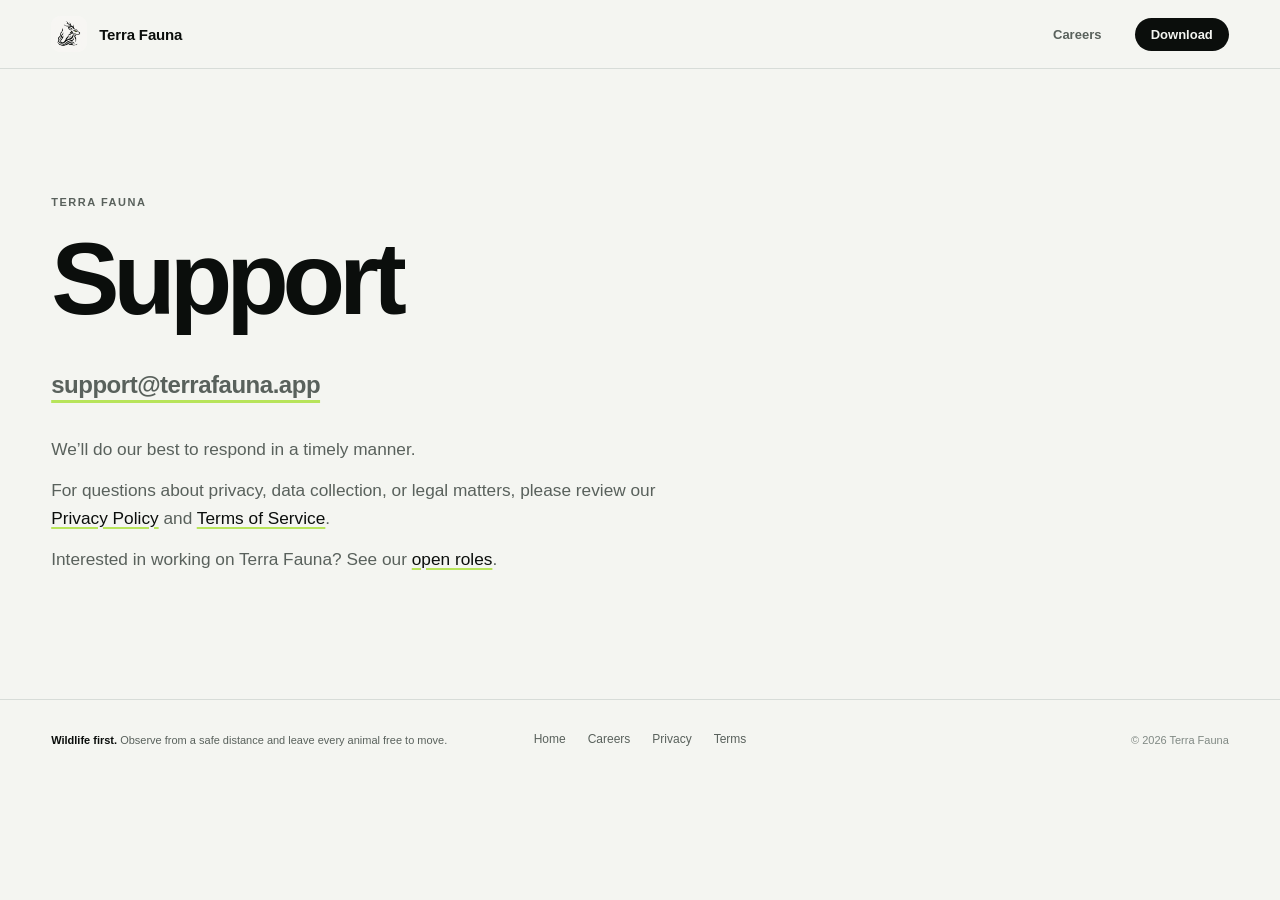
<file: support/index.html>
<!doctype html>
<html lang="en">
<head>
  <meta charset="utf-8">
  <meta name="viewport" content="width=device-width, initial-scale=1, viewport-fit=cover">
  <meta name="theme-color" content="#f4f5f1">
  <meta name="description" content="Contact Terra Fauna support.">
  <meta property="og:title" content="Support — Terra Fauna">
  <meta property="og:description" content="Contact Terra Fauna support.">
  <meta property="og:type" content="website">
  <meta property="og:url" content="https://terrafauna.app/support/">
  <title>Support — Terra Fauna</title>
  <link rel="icon" type="image/png" href="../assets/flowing-stag.png">
  <link rel="apple-touch-icon" href="../assets/flowing-stag.png">
  <link rel="stylesheet" href="../styles.css">
</head>
<body class="support-page">
  <a class="skip-link" href="#main-content">Skip to support</a>

  <header class="site-header">
    <div class="site-header-inner">
      <a class="brand" href="../" aria-label="Terra Fauna home">
        <img src="../assets/flowing-stag.png" alt="" width="44" height="44">
        <span>Terra Fauna</span>
      </a>
      <nav class="quiet-nav" aria-label="Site navigation">
        <a href="../careers/">Careers</a>
        <a class="nav-cta" href="https://apps.apple.com/us/app/terra-fauna-explore-the-wild/id6798435401">Download</a>
      </nav>
    </div>
  </header>

  <main class="support-main" id="main-content">
    <p class="legal-kicker">Terra Fauna</p>
    <h1>Support</h1>
    <a class="support-email" href="mailto:support@terrafauna.app">support@terrafauna.app</a>
    <div class="support-note">
      <p>We’ll do our best to respond in a timely manner.</p>
      <p>For questions about privacy, data collection, or legal matters, please review our <a href="../privacy/">Privacy Policy</a> and <a href="../terms/">Terms of Service</a>.</p>
      <p>Interested in working on Terra Fauna? See our <a href="../careers/">open roles</a>.</p>
    </div>
  </main>

  <footer class="site-footer">
    <div class="site-footer-inner">
      <p class="footer-ethos"><span>Wildlife first.</span> Observe from a safe distance and leave every animal free to move.</p>
      <nav class="footer-nav" aria-label="Footer">
        <a href="../">Home</a>
        <a href="../careers/">Careers</a>
        <a href="../privacy/">Privacy</a>
        <a href="../terms/">Terms</a>
      </nav>
      <p class="copyright">© 2026 Terra Fauna</p>
    </div>
  </footer>
</body>
</html>
</file>
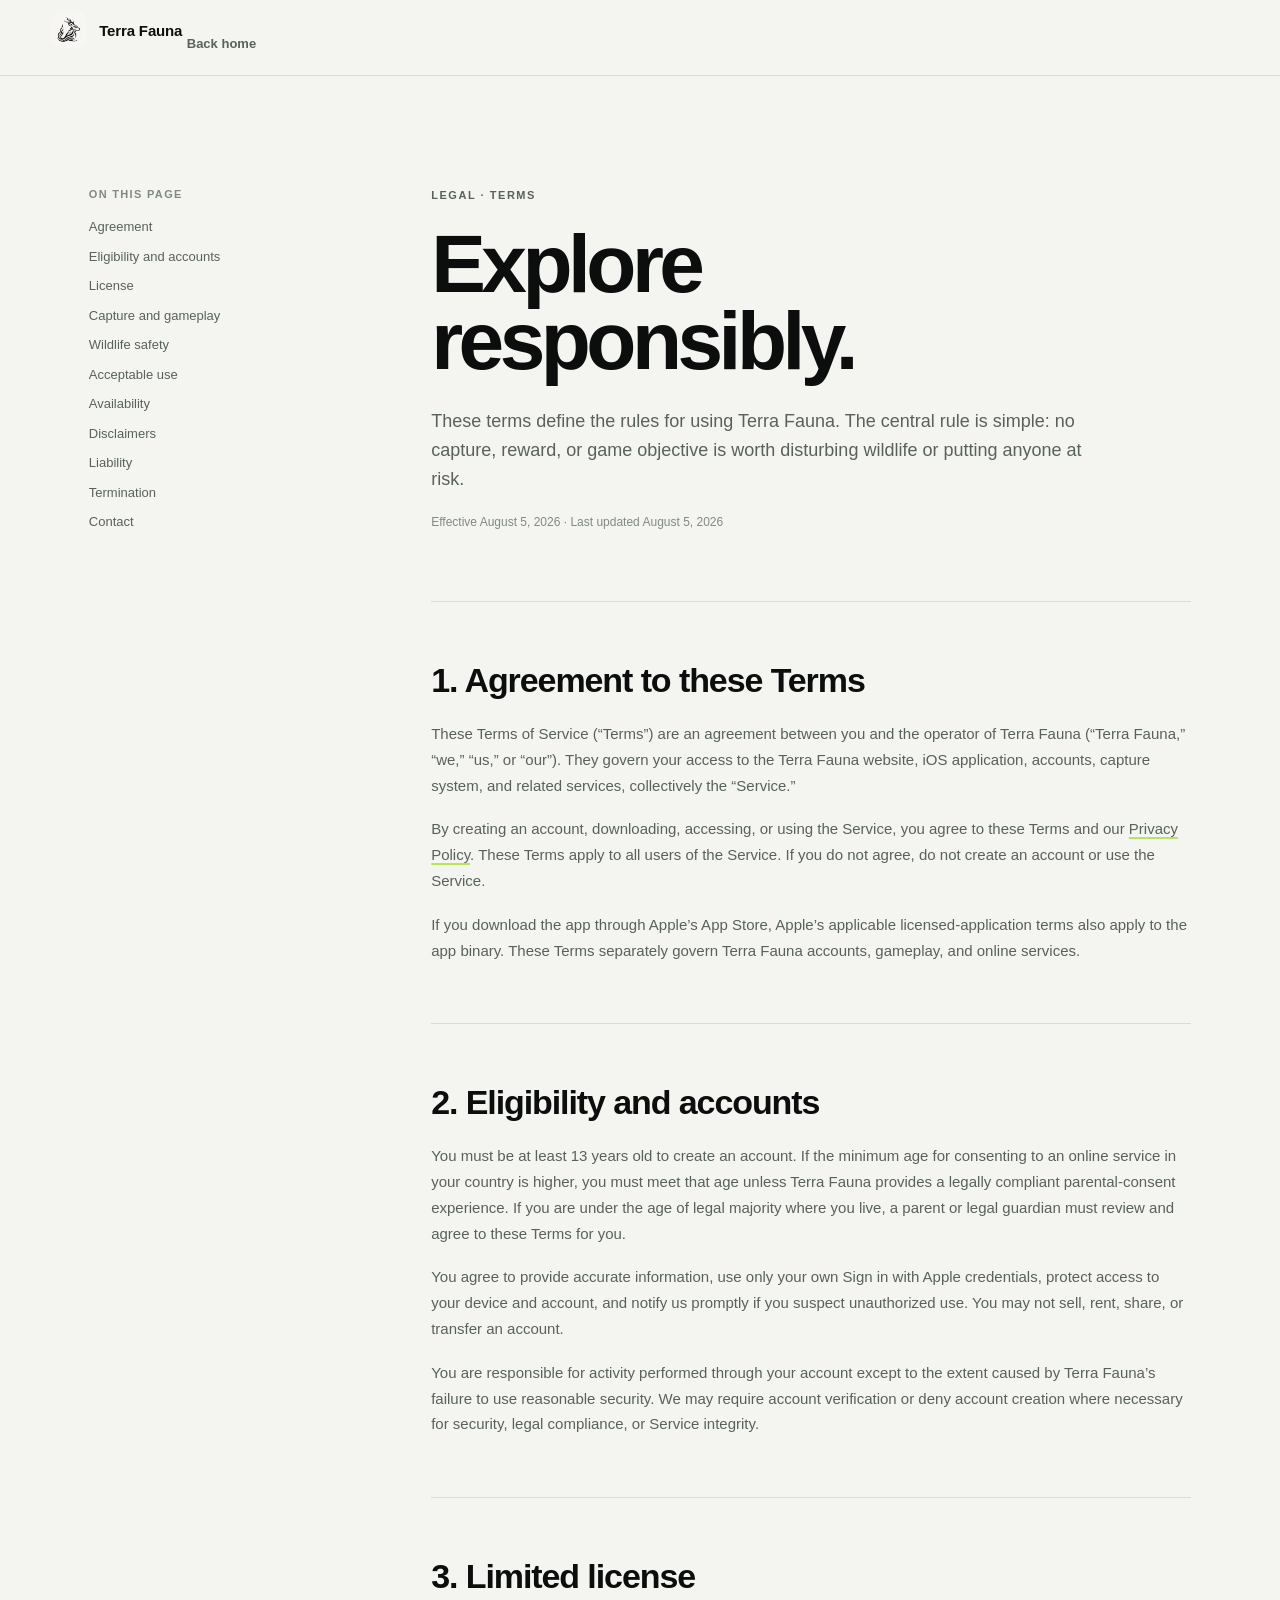
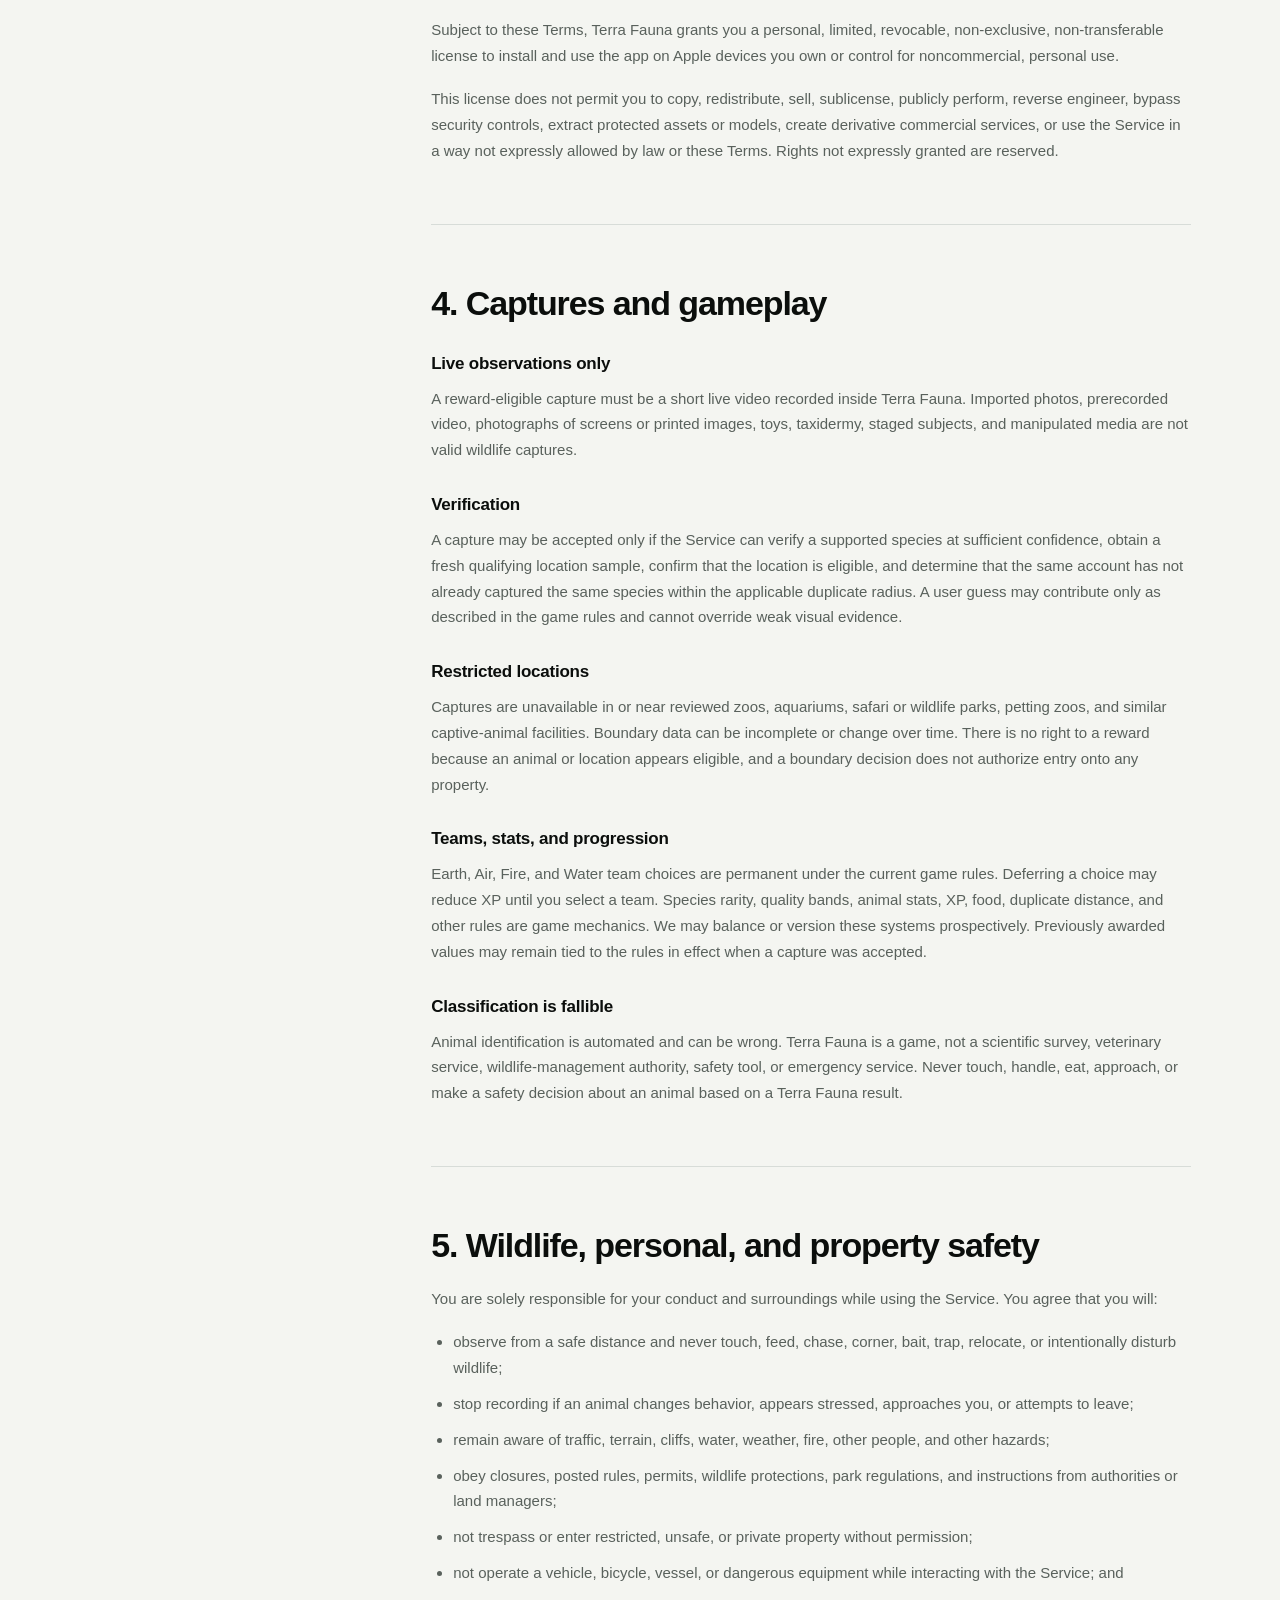
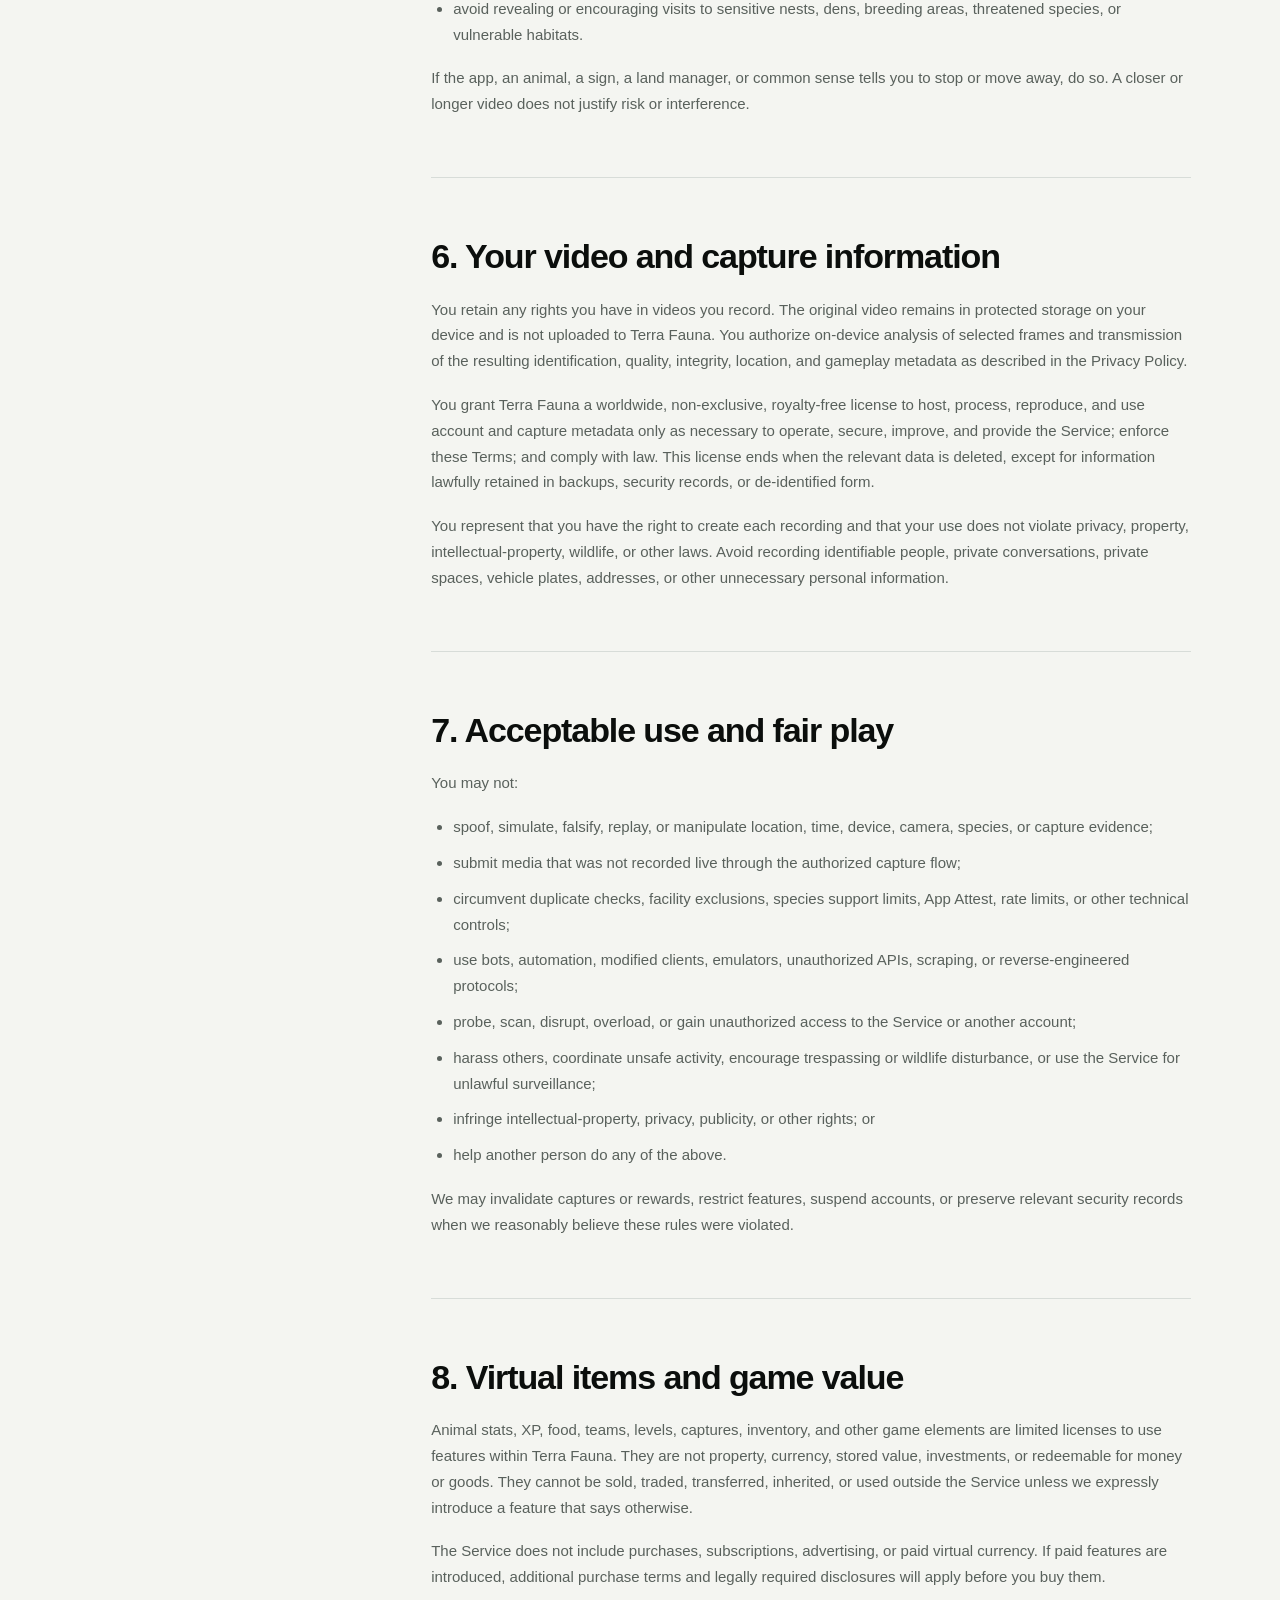
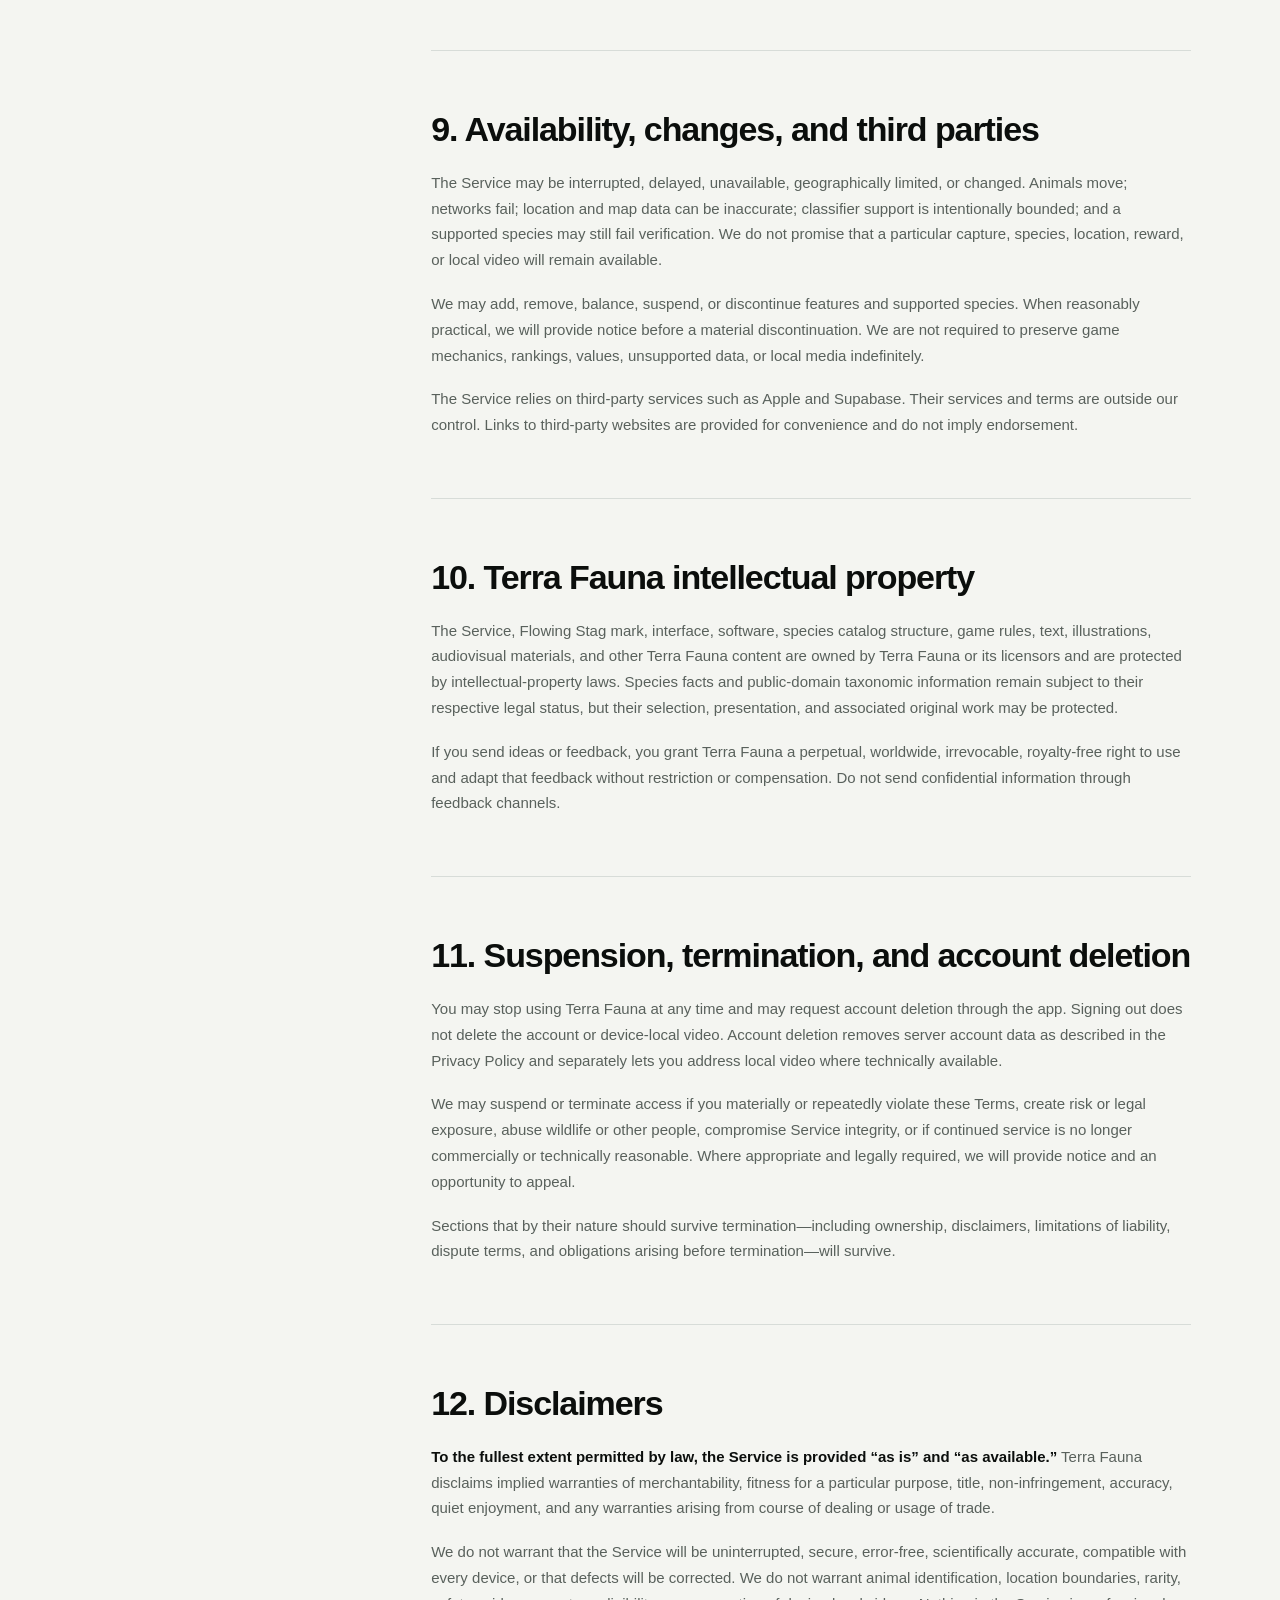
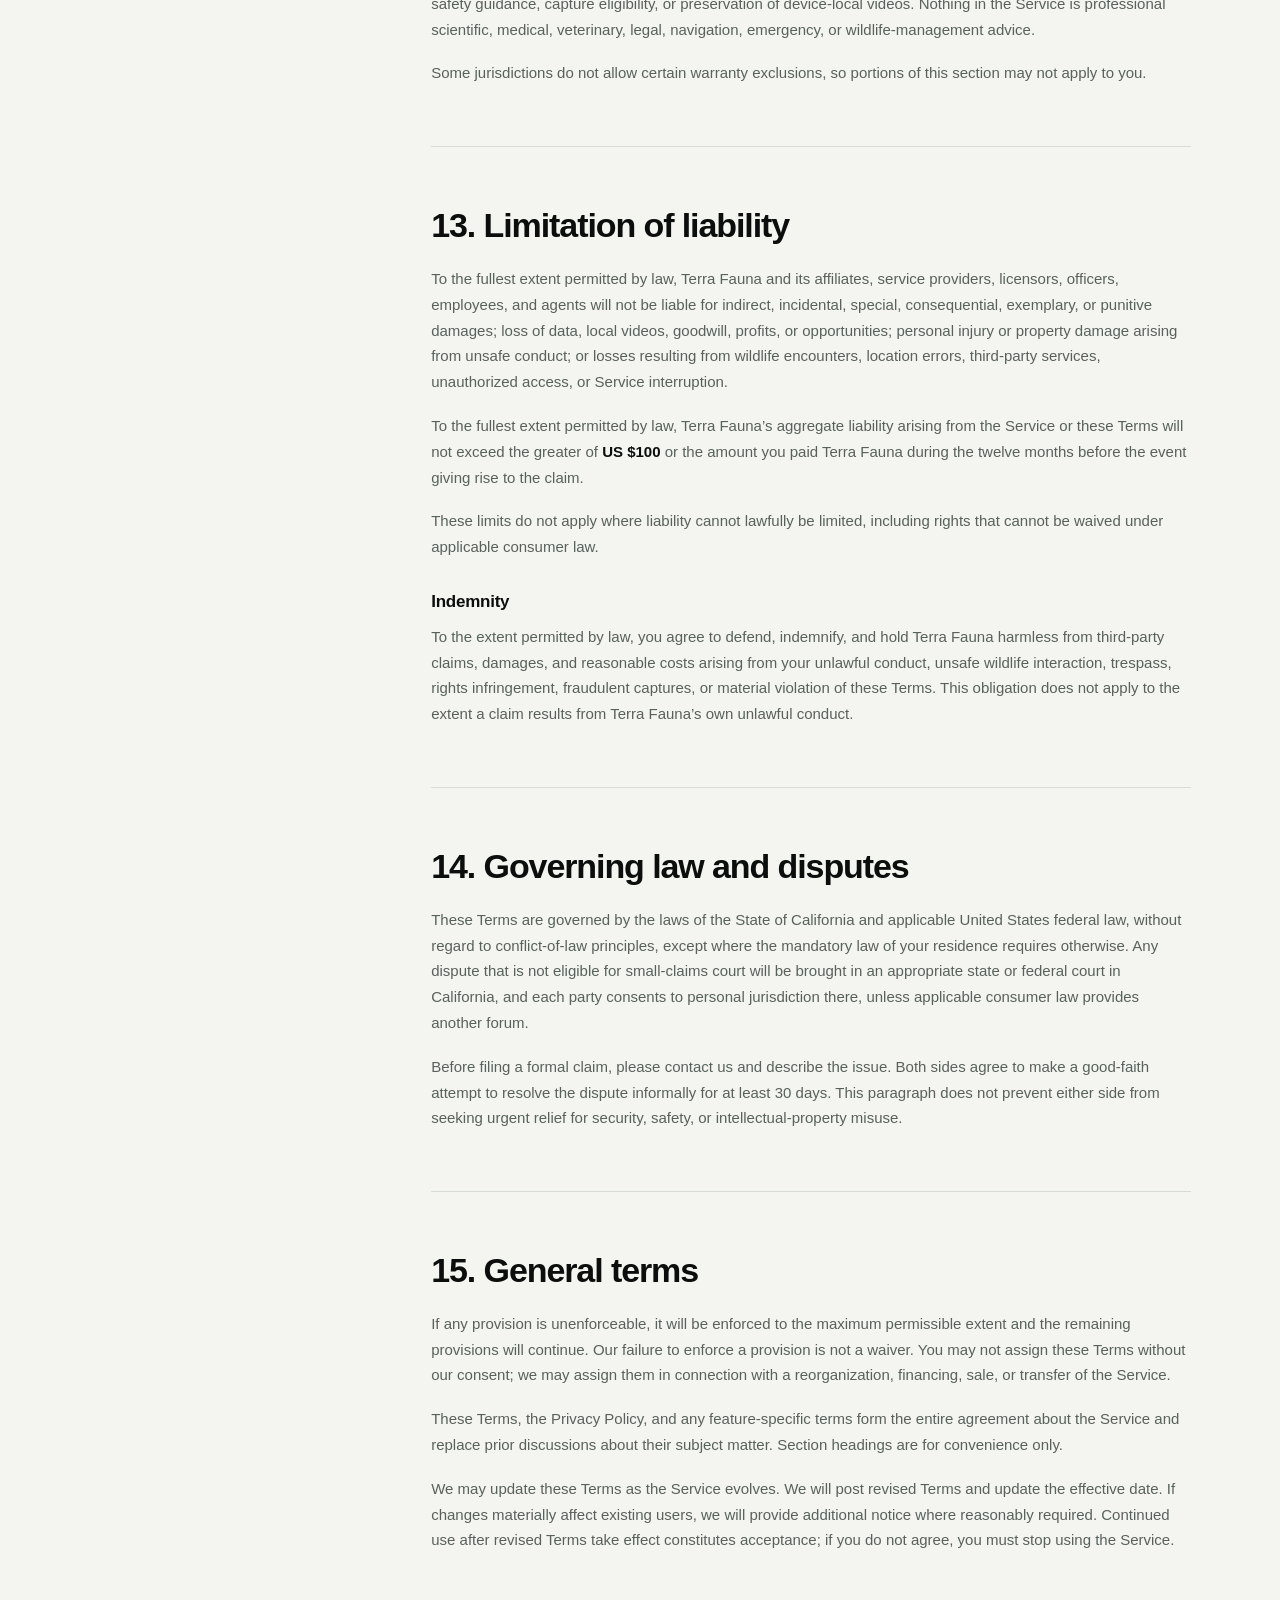
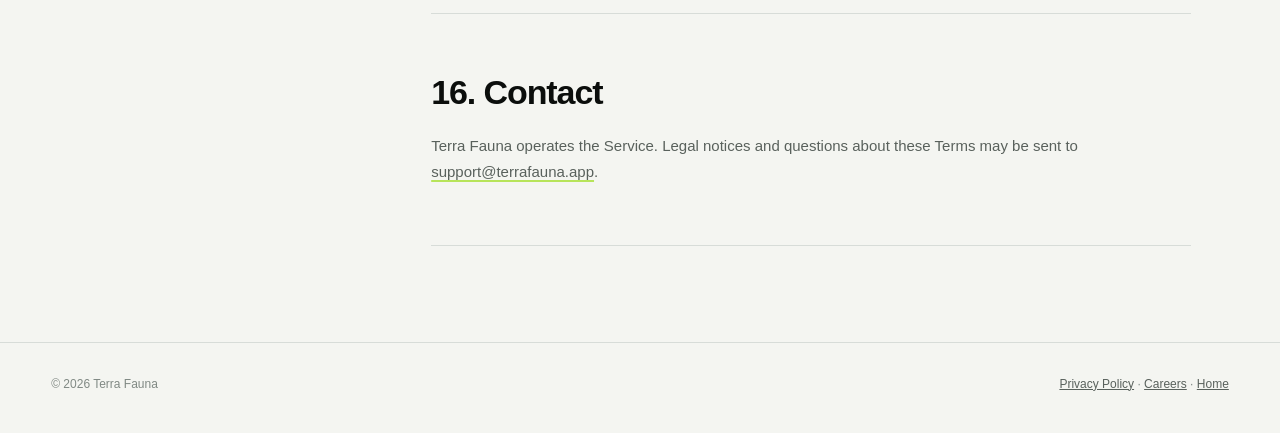
<file: terms/index.html>
<!doctype html>
<html lang="en">
<head>
  <meta charset="utf-8">
  <meta name="viewport" content="width=device-width, initial-scale=1, viewport-fit=cover">
  <meta name="theme-color" content="#f4f5f1">
  <meta name="description" content="Terra Fauna Terms of Service — the rules for accounts, wildlife captures, safety, gameplay, and use of the app.">
  <title>Terms of Service — Terra Fauna</title>
  <link rel="icon" type="image/png" href="../assets/flowing-stag.png">
  <link rel="stylesheet" href="../styles.css">
</head>
<body class="legal-page">
  <a class="skip-link" href="#document">Skip to terms</a>

  <header class="legal-header">
    <a class="brand" href="../" aria-label="Terra Fauna home">
      <img src="../assets/flowing-stag.png" alt="" width="44" height="44">
      <span>Terra Fauna</span>
    </a>
    <a class="back-home" href="../">Back home</a>
  </header>

  <main class="legal-layout" id="document">
    <aside class="legal-aside" aria-label="Terms of service contents">
      <p>On this page</p>
      <nav>
        <a href="#agreement">Agreement</a>
        <a href="#eligibility">Eligibility and accounts</a>
        <a href="#license">License</a>
        <a href="#capture">Capture and gameplay</a>
        <a href="#safety">Wildlife safety</a>
        <a href="#conduct">Acceptable use</a>
        <a href="#availability">Availability</a>
        <a href="#disclaimers">Disclaimers</a>
        <a href="#liability">Liability</a>
        <a href="#termination">Termination</a>
        <a href="#contact">Contact</a>
      </nav>
    </aside>

    <article class="legal-document">
      <header>
        <p class="legal-kicker">Legal · Terms</p>
        <h1>Explore responsibly.</h1>
        <p class="legal-intro">These terms define the rules for using Terra Fauna. The central rule is simple: no capture, reward, or game objective is worth disturbing wildlife or putting anyone at risk.</p>
        <p class="effective-date">Effective August 5, 2026 · Last updated August 5, 2026</p>
      </header>

      <section class="legal-section" id="agreement">
        <h2>1. Agreement to these Terms</h2>
        <p>These Terms of Service (“Terms”) are an agreement between you and the operator of Terra Fauna (“Terra Fauna,” “we,” “us,” or “our”). They govern your access to the Terra Fauna website, iOS application, accounts, capture system, and related services, collectively the “Service.”</p>
        <p>By creating an account, downloading, accessing, or using the Service, you agree to these Terms and our <a href="../privacy/">Privacy Policy</a>. These Terms apply to all users of the Service. If you do not agree, do not create an account or use the Service.</p>
        <p>If you download the app through Apple’s App Store, Apple’s applicable licensed-application terms also apply to the app binary. These Terms separately govern Terra Fauna accounts, gameplay, and online services.</p>
      </section>

      <section class="legal-section" id="eligibility">
        <h2>2. Eligibility and accounts</h2>
        <p>You must be at least 13 years old to create an account. If the minimum age for consenting to an online service in your country is higher, you must meet that age unless Terra Fauna provides a legally compliant parental-consent experience. If you are under the age of legal majority where you live, a parent or legal guardian must review and agree to these Terms for you.</p>
        <p>You agree to provide accurate information, use only your own Sign in with Apple credentials, protect access to your device and account, and notify us promptly if you suspect unauthorized use. You may not sell, rent, share, or transfer an account.</p>
        <p>You are responsible for activity performed through your account except to the extent caused by Terra Fauna’s failure to use reasonable security. We may require account verification or deny account creation where necessary for security, legal compliance, or Service integrity.</p>
      </section>

      <section class="legal-section" id="license">
        <h2>3. Limited license</h2>
        <p>Subject to these Terms, Terra Fauna grants you a personal, limited, revocable, non-exclusive, non-transferable license to install and use the app on Apple devices you own or control for noncommercial, personal use.</p>
        <p>This license does not permit you to copy, redistribute, sell, sublicense, publicly perform, reverse engineer, bypass security controls, extract protected assets or models, create derivative commercial services, or use the Service in a way not expressly allowed by law or these Terms. Rights not expressly granted are reserved.</p>
      </section>

      <section class="legal-section" id="capture">
        <h2>4. Captures and gameplay</h2>

        <h3>Live observations only</h3>
        <p>A reward-eligible capture must be a short live video recorded inside Terra Fauna. Imported photos, prerecorded video, photographs of screens or printed images, toys, taxidermy, staged subjects, and manipulated media are not valid wildlife captures.</p>

        <h3>Verification</h3>
        <p>A capture may be accepted only if the Service can verify a supported species at sufficient confidence, obtain a fresh qualifying location sample, confirm that the location is eligible, and determine that the same account has not already captured the same species within the applicable duplicate radius. A user guess may contribute only as described in the game rules and cannot override weak visual evidence.</p>

        <h3>Restricted locations</h3>
        <p>Captures are unavailable in or near reviewed zoos, aquariums, safari or wildlife parks, petting zoos, and similar captive-animal facilities. Boundary data can be incomplete or change over time. There is no right to a reward because an animal or location appears eligible, and a boundary decision does not authorize entry onto any property.</p>

        <h3>Teams, stats, and progression</h3>
        <p>Earth, Air, Fire, and Water team choices are permanent under the current game rules. Deferring a choice may reduce XP until you select a team. Species rarity, quality bands, animal stats, XP, food, duplicate distance, and other rules are game mechanics. We may balance or version these systems prospectively. Previously awarded values may remain tied to the rules in effect when a capture was accepted.</p>

        <h3>Classification is fallible</h3>
        <p>Animal identification is automated and can be wrong. Terra Fauna is a game, not a scientific survey, veterinary service, wildlife-management authority, safety tool, or emergency service. Never touch, handle, eat, approach, or make a safety decision about an animal based on a Terra Fauna result.</p>
      </section>

      <section class="legal-section" id="safety">
        <h2>5. Wildlife, personal, and property safety</h2>
        <p>You are solely responsible for your conduct and surroundings while using the Service. You agree that you will:</p>
        <ul>
          <li>observe from a safe distance and never touch, feed, chase, corner, bait, trap, relocate, or intentionally disturb wildlife;</li>
          <li>stop recording if an animal changes behavior, appears stressed, approaches you, or attempts to leave;</li>
          <li>remain aware of traffic, terrain, cliffs, water, weather, fire, other people, and other hazards;</li>
          <li>obey closures, posted rules, permits, wildlife protections, park regulations, and instructions from authorities or land managers;</li>
          <li>not trespass or enter restricted, unsafe, or private property without permission;</li>
          <li>not operate a vehicle, bicycle, vessel, or dangerous equipment while interacting with the Service; and</li>
          <li>avoid revealing or encouraging visits to sensitive nests, dens, breeding areas, threatened species, or vulnerable habitats.</li>
        </ul>
        <p>If the app, an animal, a sign, a land manager, or common sense tells you to stop or move away, do so. A closer or longer video does not justify risk or interference.</p>
      </section>

      <section class="legal-section" id="content">
        <h2>6. Your video and capture information</h2>
        <p>You retain any rights you have in videos you record. The original video remains in protected storage on your device and is not uploaded to Terra Fauna. You authorize on-device analysis of selected frames and transmission of the resulting identification, quality, integrity, location, and gameplay metadata as described in the Privacy Policy.</p>
        <p>You grant Terra Fauna a worldwide, non-exclusive, royalty-free license to host, process, reproduce, and use account and capture metadata only as necessary to operate, secure, improve, and provide the Service; enforce these Terms; and comply with law. This license ends when the relevant data is deleted, except for information lawfully retained in backups, security records, or de-identified form.</p>
        <p>You represent that you have the right to create each recording and that your use does not violate privacy, property, intellectual-property, wildlife, or other laws. Avoid recording identifiable people, private conversations, private spaces, vehicle plates, addresses, or other unnecessary personal information.</p>
      </section>

      <section class="legal-section" id="conduct">
        <h2>7. Acceptable use and fair play</h2>
        <p>You may not:</p>
        <ul>
          <li>spoof, simulate, falsify, replay, or manipulate location, time, device, camera, species, or capture evidence;</li>
          <li>submit media that was not recorded live through the authorized capture flow;</li>
          <li>circumvent duplicate checks, facility exclusions, species support limits, App Attest, rate limits, or other technical controls;</li>
          <li>use bots, automation, modified clients, emulators, unauthorized APIs, scraping, or reverse-engineered protocols;</li>
          <li>probe, scan, disrupt, overload, or gain unauthorized access to the Service or another account;</li>
          <li>harass others, coordinate unsafe activity, encourage trespassing or wildlife disturbance, or use the Service for unlawful surveillance;</li>
          <li>infringe intellectual-property, privacy, publicity, or other rights; or</li>
          <li>help another person do any of the above.</li>
        </ul>
        <p>We may invalidate captures or rewards, restrict features, suspend accounts, or preserve relevant security records when we reasonably believe these rules were violated.</p>
      </section>

      <section class="legal-section" id="virtual-items">
        <h2>8. Virtual items and game value</h2>
        <p>Animal stats, XP, food, teams, levels, captures, inventory, and other game elements are limited licenses to use features within Terra Fauna. They are not property, currency, stored value, investments, or redeemable for money or goods. They cannot be sold, traded, transferred, inherited, or used outside the Service unless we expressly introduce a feature that says otherwise.</p>
        <p>The Service does not include purchases, subscriptions, advertising, or paid virtual currency. If paid features are introduced, additional purchase terms and legally required disclosures will apply before you buy them.</p>
      </section>

      <section class="legal-section" id="availability">
        <h2>9. Availability, changes, and third parties</h2>
        <p>The Service may be interrupted, delayed, unavailable, geographically limited, or changed. Animals move; networks fail; location and map data can be inaccurate; classifier support is intentionally bounded; and a supported species may still fail verification. We do not promise that a particular capture, species, location, reward, or local video will remain available.</p>
        <p>We may add, remove, balance, suspend, or discontinue features and supported species. When reasonably practical, we will provide notice before a material discontinuation. We are not required to preserve game mechanics, rankings, values, unsupported data, or local media indefinitely.</p>
        <p>The Service relies on third-party services such as Apple and Supabase. Their services and terms are outside our control. Links to third-party websites are provided for convenience and do not imply endorsement.</p>
      </section>

      <section class="legal-section" id="intellectual-property">
        <h2>10. Terra Fauna intellectual property</h2>
        <p>The Service, Flowing Stag mark, interface, software, species catalog structure, game rules, text, illustrations, audiovisual materials, and other Terra Fauna content are owned by Terra Fauna or its licensors and are protected by intellectual-property laws. Species facts and public-domain taxonomic information remain subject to their respective legal status, but their selection, presentation, and associated original work may be protected.</p>
        <p>If you send ideas or feedback, you grant Terra Fauna a perpetual, worldwide, irrevocable, royalty-free right to use and adapt that feedback without restriction or compensation. Do not send confidential information through feedback channels.</p>
      </section>

      <section class="legal-section" id="termination">
        <h2>11. Suspension, termination, and account deletion</h2>
        <p>You may stop using Terra Fauna at any time and may request account deletion through the app. Signing out does not delete the account or device-local video. Account deletion removes server account data as described in the Privacy Policy and separately lets you address local video where technically available.</p>
        <p>We may suspend or terminate access if you materially or repeatedly violate these Terms, create risk or legal exposure, abuse wildlife or other people, compromise Service integrity, or if continued service is no longer commercially or technically reasonable. Where appropriate and legally required, we will provide notice and an opportunity to appeal.</p>
        <p>Sections that by their nature should survive termination—including ownership, disclaimers, limitations of liability, dispute terms, and obligations arising before termination—will survive.</p>
      </section>

      <section class="legal-section" id="disclaimers">
        <h2>12. Disclaimers</h2>
        <p><strong>To the fullest extent permitted by law, the Service is provided “as is” and “as available.”</strong> Terra Fauna disclaims implied warranties of merchantability, fitness for a particular purpose, title, non-infringement, accuracy, quiet enjoyment, and any warranties arising from course of dealing or usage of trade.</p>
        <p>We do not warrant that the Service will be uninterrupted, secure, error-free, scientifically accurate, compatible with every device, or that defects will be corrected. We do not warrant animal identification, location boundaries, rarity, safety guidance, capture eligibility, or preservation of device-local videos. Nothing in the Service is professional scientific, medical, veterinary, legal, navigation, emergency, or wildlife-management advice.</p>
        <p>Some jurisdictions do not allow certain warranty exclusions, so portions of this section may not apply to you.</p>
      </section>

      <section class="legal-section" id="liability">
        <h2>13. Limitation of liability</h2>
        <p>To the fullest extent permitted by law, Terra Fauna and its affiliates, service providers, licensors, officers, employees, and agents will not be liable for indirect, incidental, special, consequential, exemplary, or punitive damages; loss of data, local videos, goodwill, profits, or opportunities; personal injury or property damage arising from unsafe conduct; or losses resulting from wildlife encounters, location errors, third-party services, unauthorized access, or Service interruption.</p>
        <p>To the fullest extent permitted by law, Terra Fauna’s aggregate liability arising from the Service or these Terms will not exceed the greater of <strong>US $100</strong> or the amount you paid Terra Fauna during the twelve months before the event giving rise to the claim.</p>
        <p>These limits do not apply where liability cannot lawfully be limited, including rights that cannot be waived under applicable consumer law.</p>

        <h3>Indemnity</h3>
        <p>To the extent permitted by law, you agree to defend, indemnify, and hold Terra Fauna harmless from third-party claims, damages, and reasonable costs arising from your unlawful conduct, unsafe wildlife interaction, trespass, rights infringement, fraudulent captures, or material violation of these Terms. This obligation does not apply to the extent a claim results from Terra Fauna’s own unlawful conduct.</p>
      </section>

      <section class="legal-section" id="law">
        <h2>14. Governing law and disputes</h2>
        <p>These Terms are governed by the laws of the State of California and applicable United States federal law, without regard to conflict-of-law principles, except where the mandatory law of your residence requires otherwise. Any dispute that is not eligible for small-claims court will be brought in an appropriate state or federal court in California, and each party consents to personal jurisdiction there, unless applicable consumer law provides another forum.</p>
        <p>Before filing a formal claim, please contact us and describe the issue. Both sides agree to make a good-faith attempt to resolve the dispute informally for at least 30 days. This paragraph does not prevent either side from seeking urgent relief for security, safety, or intellectual-property misuse.</p>
      </section>

      <section class="legal-section" id="general">
        <h2>15. General terms</h2>
        <p>If any provision is unenforceable, it will be enforced to the maximum permissible extent and the remaining provisions will continue. Our failure to enforce a provision is not a waiver. You may not assign these Terms without our consent; we may assign them in connection with a reorganization, financing, sale, or transfer of the Service.</p>
        <p>These Terms, the Privacy Policy, and any feature-specific terms form the entire agreement about the Service and replace prior discussions about their subject matter. Section headings are for convenience only.</p>
        <p>We may update these Terms as the Service evolves. We will post revised Terms and update the effective date. If changes materially affect existing users, we will provide additional notice where reasonably required. Continued use after revised Terms take effect constitutes acceptance; if you do not agree, you must stop using the Service.</p>
      </section>

      <section class="legal-section" id="contact">
        <h2>16. Contact</h2>
        <p>Terra Fauna operates the Service. Legal notices and questions about these Terms may be sent to <a href="mailto:support@terrafauna.app">support@terrafauna.app</a>.</p>
      </section>
    </article>
  </main>

  <footer class="legal-footer">
    <p>© 2026 Terra Fauna</p>
    <p><a href="../privacy/">Privacy Policy</a> · <a href="../careers/">Careers</a> · <a href="../">Home</a></p>
  </footer>
</body>
</html>
</file>
<file: styles.css>
:root {
  color-scheme: light;
  --canvas: #f4f5f1;
  --surface: #ffffff;
  --ink: #0b0e0c;
  --ink-secondary: #59615c;
  --ink-tertiary: #808984;
  --rule: #d7dcd8;
  --lichen: #b7e45a;
  --lichen-soft: #e7f5c7;
  --max-width: 1440px;
  --page-pad: clamp(20px, 4vw, 64px);
  --section-pad: clamp(64px, 9vw, 132px);
  --display: -apple-system, BlinkMacSystemFont, "SF Pro Display", "Helvetica Neue", Arial, sans-serif;
  --ease: cubic-bezier(.2, .75, .25, 1);
}

* {
  box-sizing: border-box;
}

html {
  background: var(--canvas);
  color: var(--ink);
  font-family: -apple-system, BlinkMacSystemFont, "SF Pro Text", "Helvetica Neue", Arial, sans-serif;
  -webkit-font-smoothing: antialiased;
  overflow-x: clip;
  scroll-behavior: smooth;
  text-rendering: optimizeLegibility;
}

body {
  margin: 0;
  background: var(--canvas);
  color: var(--ink);
}

a {
  color: inherit;
}

img {
  display: block;
  max-width: 100%;
}

::selection {
  background: var(--lichen);
  color: var(--ink);
}

.skip-link {
  position: fixed;
  z-index: 100;
  top: 12px;
  left: 12px;
  padding: 10px 14px;
  border-radius: 10px;
  background: var(--ink);
  color: var(--canvas);
  font-size: 14px;
  text-decoration: none;
  transform: translateY(-180%);
  transition: transform 180ms ease;
}

.skip-link:focus {
  transform: translateY(0);
}

:focus-visible {
  outline: 3px solid var(--lichen);
  outline-offset: 4px;
}

@media (prefers-reduced-motion: reduce) {
  html {
    scroll-behavior: auto;
  }

  * {
    animation-duration: .01ms !important;
    transition-duration: .01ms !important;
  }
}

/* Shared shell */

.site-header {
  position: sticky;
  z-index: 30;
  top: 0;
  background: rgba(244, 245, 241, .88);
  backdrop-filter: blur(18px);
  -webkit-backdrop-filter: blur(18px);
  border-bottom: 1px solid var(--rule);
}

.site-header-inner,
.site-footer-inner {
  width: min(100%, var(--max-width));
  margin: 0 auto;
  padding-right: max(var(--page-pad), env(safe-area-inset-right));
  padding-left: max(var(--page-pad), env(safe-area-inset-left));
}

.site-header-inner {
  min-height: 68px;
  display: flex;
  align-items: center;
  justify-content: space-between;
  gap: 20px;
  padding-top: 12px;
  padding-bottom: 12px;
}

.brand {
  display: inline-flex;
  align-items: center;
  gap: 12px;
  color: var(--ink);
  font-size: 15px;
  font-weight: 650;
  letter-spacing: -.01em;
  text-decoration: none;
}

.brand img {
  width: 36px;
  height: 36px;
  object-fit: cover;
  border-radius: 9px;
}

.quiet-nav {
  display: flex;
  align-items: center;
  gap: clamp(18px, 2.6vw, 34px);
}

.quiet-nav a,
.text-link,
.back-home {
  color: var(--ink-secondary);
  font-size: 13px;
  font-weight: 560;
  text-decoration: none;
  transition: color 180ms ease;
}

.quiet-nav a:hover,
.text-link:hover,
.back-home:hover {
  color: var(--ink);
}

.nav-cta {
  padding: 9px 16px;
  border-radius: 999px;
  background: var(--ink);
  color: var(--canvas) !important;
  transition: opacity 180ms ease;
}

.nav-cta:hover {
  opacity: .82;
}

.text-link span {
  display: inline-block;
  margin-left: 5px;
  transition: transform 180ms var(--ease);
}

.text-link:hover span {
  transform: translate(2px, -2px);
}

.app-store-button {
  display: inline-flex;
  align-items: center;
  gap: 12px;
  padding: 12px 22px 12px 18px;
  border-radius: 14px;
  background: var(--ink);
  color: var(--canvas);
  text-decoration: none;
  transition: transform 200ms var(--ease), opacity 200ms ease;
}

.app-store-button:hover {
  transform: translateY(-2px);
  opacity: .9;
}

.app-store-button svg {
  width: 26px;
  height: 26px;
  flex: none;
}

.app-store-button span {
  display: grid;
  gap: 1px;
  text-align: left;
}

.app-store-button small {
  font-size: 10px;
  font-weight: 500;
  letter-spacing: .04em;
  opacity: .72;
}

.app-store-button strong {
  font-size: 17px;
  font-weight: 620;
  letter-spacing: -.02em;
  line-height: 1.05;
}

.section {
  width: min(100%, var(--max-width));
  margin: 0 auto;
  padding: var(--section-pad) max(var(--page-pad), env(safe-area-inset-right)) var(--section-pad) max(var(--page-pad), env(safe-area-inset-left));
  border-top: 1px solid var(--rule);
}

.section-head {
  max-width: 820px;
  margin-bottom: clamp(40px, 5.5vw, 76px);
}

.section-kicker {
  margin: 0 0 clamp(14px, 2vw, 22px);
  color: var(--ink-tertiary);
  font-size: 11px;
  font-weight: 700;
  letter-spacing: .14em;
  text-transform: uppercase;
}

.section h2 {
  margin: 0;
  font-family: var(--display);
  font-size: clamp(32px, 4.4vw, 58px);
  font-weight: 560;
  letter-spacing: -.045em;
  line-height: 1.02;
}

.section-lede {
  max-width: 560px;
  margin: clamp(20px, 2.4vw, 30px) 0 0;
  color: var(--ink-secondary);
  font-size: clamp(16px, 1.3vw, 19px);
  line-height: 1.55;
}

.site-footer {
  border-top: 1px solid var(--rule);
}

.site-footer-inner {
  display: grid;
  grid-template-columns: minmax(0, 1fr) auto minmax(0, 1fr);
  align-items: end;
  gap: 20px 40px;
  padding-top: 30px;
  padding-bottom: max(30px, env(safe-area-inset-bottom));
  color: var(--ink-secondary);
  font-size: 11px;
  line-height: 1.5;
}

.site-footer p {
  margin: 0;
}

.footer-ethos {
  max-width: 420px;
}

.footer-ethos span {
  color: var(--ink);
  font-weight: 650;
}

.footer-nav {
  display: flex;
  flex-wrap: wrap;
  justify-content: center;
  gap: 8px 22px;
}

.footer-nav a {
  color: var(--ink-secondary);
  font-size: 12px;
  text-decoration: none;
}

.footer-nav a:hover {
  color: var(--ink);
}

.copyright {
  color: var(--ink-tertiary);
}

.site-footer .copyright {
  justify-self: end;
  text-align: right;
}

/* Landing hero */

.hero {
  width: min(100%, var(--max-width));
  min-height: min(760px, calc(100svh - 68px));
  margin: 0 auto;
  padding: clamp(40px, 7vh, 92px) max(var(--page-pad), env(safe-area-inset-right)) clamp(48px, 8vh, 104px) max(var(--page-pad), env(safe-area-inset-left));
  display: grid;
  grid-template-columns: minmax(0, 1.05fr) minmax(320px, .95fr);
  align-items: center;
  gap: clamp(24px, 5vw, 96px);
}

.hero-copy {
  max-width: 760px;
}

.eyebrow {
  display: inline-flex;
  align-items: center;
  gap: 9px;
  margin: 0 0 clamp(18px, 2.6vh, 30px);
  color: var(--ink-secondary);
  font-size: 12px;
  font-weight: 640;
  letter-spacing: .01em;
}

.live-dot {
  width: 8px;
  height: 8px;
  border-radius: 50%;
  background: var(--lichen);
  box-shadow: 0 0 0 5px var(--lichen-soft);
}

.hero h1 {
  margin: 0;
  font-family: var(--display);
  font-size: clamp(48px, 6.4vw, 96px);
  font-weight: 560;
  letter-spacing: -.06em;
  line-height: .9;
}

.hero h1 .hero-line {
  display: block;
}

.hero-summary {
  max-width: 520px;
  margin: clamp(22px, 3.6vh, 40px) 0 0;
  color: var(--ink-secondary);
  font-size: clamp(17px, 1.5vw, 22px);
  letter-spacing: -.018em;
  line-height: 1.45;
}

.hero-actions {
  display: flex;
  align-items: center;
  flex-wrap: wrap;
  gap: 16px 26px;
  margin-top: clamp(26px, 4vh, 44px);
}

.hero-meta {
  margin: 0;
  color: var(--ink-tertiary);
  font-size: 12.5px;
  letter-spacing: .01em;
}

.hero-mark {
  width: min(100%, 610px);
  margin: 0;
  justify-self: end;
}

.mark-stage {
  position: relative;
  width: min(100%, 56vh);
  max-height: 60vh;
  aspect-ratio: 1;
  margin-left: auto;
  display: grid;
  place-items: center;
}

.mark-stage::before,
.orbit {
  content: "";
  position: absolute;
  border: 1px solid var(--rule);
  border-radius: 50%;
  pointer-events: none;
}

.mark-stage::before {
  inset: 4%;
}

.orbit {
  inset: 17%;
}

.mark-stage img {
  position: relative;
  z-index: 1;
  width: 88%;
  height: 88%;
  object-fit: contain;
  mix-blend-mode: multiply;
}

/* Landing sections */

.loop-list {
  display: grid;
  grid-template-columns: repeat(3, minmax(0, 1fr));
  gap: clamp(28px, 4vw, 64px);
  margin: 0;
  padding: 0;
  list-style: none;
}

.loop-list li {
  padding-top: 22px;
  border-top: 1px solid var(--rule);
}

.loop-index {
  display: block;
  color: var(--ink-tertiary);
  font-size: 11px;
  font-weight: 700;
  font-variant-numeric: tabular-nums;
  letter-spacing: .12em;
}

.loop-list h3 {
  margin: 16px 0 12px;
  font-family: var(--display);
  font-size: clamp(21px, 2vw, 27px);
  font-weight: 600;
  letter-spacing: -.03em;
}

.loop-list p {
  margin: 0;
  max-width: 40ch;
  color: var(--ink-secondary);
  font-size: 15.5px;
  line-height: 1.6;
}

.screens-section {
  background: var(--surface);
  width: 100%;
  max-width: none;
}

.screens-section > * {
  width: min(100%, calc(var(--max-width) - 128px));
  margin-inline: auto;
}

.screens {
  display: grid;
  grid-template-columns: repeat(4, minmax(0, 1fr));
  gap: clamp(16px, 2.2vw, 34px);
  align-items: start;
}

.screens figure {
  margin: 0;
}

.screens img {
  width: 100%;
  height: auto;
  border: 1px solid var(--rule);
  border-radius: clamp(18px, 2vw, 30px);
  background: var(--canvas);
}

.screens figcaption {
  margin-top: 16px;
  color: var(--ink-tertiary);
  font-size: 11px;
  font-weight: 640;
  letter-spacing: .1em;
  text-transform: uppercase;
}

.team-grid {
  display: grid;
  grid-template-columns: repeat(4, minmax(0, 1fr));
  gap: clamp(20px, 3vw, 48px);
  margin: 0;
}

.team {
  padding-top: 20px;
  border-top: 1px solid var(--rule);
}

.team dt {
  display: flex;
  align-items: center;
  gap: 10px;
  font-family: var(--display);
  font-size: clamp(19px, 1.8vw, 24px);
  font-weight: 600;
  letter-spacing: -.028em;
}

.team-dot {
  width: 10px;
  height: 10px;
  flex: none;
  border-radius: 50%;
  background: var(--team);
}

.team dd {
  margin: 12px 0 0;
  color: var(--ink-secondary);
  font-size: 15px;
  line-height: 1.55;
}

.closing {
  display: grid;
  justify-items: center;
  text-align: center;
}

.closing h2 {
  max-width: 16ch;
  font-size: clamp(36px, 6vw, 78px);
  letter-spacing: -.055em;
}

.closing-actions {
  display: flex;
  align-items: center;
  flex-wrap: wrap;
  justify-content: center;
  gap: 18px 30px;
  margin-top: clamp(32px, 4.5vw, 52px);
}

/* Careers */

.careers-hero {
  width: min(100%, var(--max-width));
  margin: 0 auto;
  padding: clamp(56px, 9vw, 128px) max(var(--page-pad), env(safe-area-inset-right)) clamp(48px, 6vw, 88px) max(var(--page-pad), env(safe-area-inset-left));
}

.careers-hero h1 {
  max-width: 17ch;
  margin: 0;
  font-family: var(--display);
  font-size: clamp(40px, 6.2vw, 88px);
  font-weight: 560;
  letter-spacing: -.055em;
  line-height: .95;
}

.careers-lede {
  max-width: 620px;
  margin: clamp(26px, 3.4vw, 42px) 0 0;
  color: var(--ink-secondary);
  font-size: clamp(16px, 1.4vw, 20px);
  line-height: 1.6;
}

.fact-row {
  display: grid;
  grid-template-columns: repeat(4, minmax(0, 1fr));
  gap: clamp(18px, 2.6vw, 44px);
  margin: clamp(44px, 6vw, 76px) 0 0;
}

.fact-row > div {
  padding-top: 16px;
  border-top: 1px solid var(--rule);
}

.fact-row dt {
  color: var(--ink-tertiary);
  font-size: 11px;
  font-weight: 700;
  letter-spacing: .12em;
  text-transform: uppercase;
}

.fact-row dd {
  margin: 10px 0 0;
  font-size: 15px;
  font-weight: 560;
  letter-spacing: -.012em;
  line-height: 1.45;
}

.roles {
  border-top: 1px solid var(--rule);
}

.role {
  border-bottom: 1px solid var(--rule);
}

.role summary {
  display: flex;
  align-items: baseline;
  gap: 16px 28px;
  padding: clamp(24px, 3vw, 34px) 0;
  cursor: pointer;
  list-style: none;
  transition: opacity 180ms ease;
}

.role summary::-webkit-details-marker {
  display: none;
}

.role summary:hover {
  opacity: .62;
}

.role-title {
  flex: 1 1 auto;
  font-family: var(--display);
  font-size: clamp(24px, 3vw, 38px);
  font-weight: 560;
  letter-spacing: -.038em;
  line-height: 1.05;
}

.role-meta {
  flex: none;
  color: var(--ink-tertiary);
  font-size: 12px;
  font-weight: 600;
  letter-spacing: .02em;
}

.role-toggle {
  position: relative;
  flex: none;
  align-self: center;
  width: 13px;
  height: 13px;
}

.role-toggle::before,
.role-toggle::after {
  content: "";
  position: absolute;
  inset: 50% 0 auto;
  height: 1.5px;
  background: var(--ink);
  transition: transform 220ms var(--ease);
}

.role-toggle::after {
  transform: rotate(90deg);
}

.role[open] .role-toggle::after {
  transform: rotate(0deg);
}

.role-body {
  max-width: 680px;
  padding: 0 0 clamp(30px, 3.5vw, 46px);
  color: var(--ink-secondary);
}

.role-body p {
  margin: 0;
  font-size: 16px;
  line-height: 1.65;
}

.role-body h3 {
  margin: clamp(26px, 3vw, 36px) 0 14px;
  color: var(--ink);
  font-size: 12px;
  font-weight: 700;
  letter-spacing: .12em;
  text-transform: uppercase;
}

.role-body ul {
  margin: 0;
  padding-left: 20px;
}

.role-body li {
  font-size: 15.5px;
  line-height: 1.6;
}

.role-body li + li {
  margin-top: 10px;
}

.apply-inner {
  max-width: 680px;
}

.apply-section h2 {
  font-size: clamp(32px, 4.4vw, 58px);
}

.apply-note {
  margin: clamp(22px, 2.6vw, 32px) 0 0;
  color: var(--ink-secondary);
  font-size: 17px;
  line-height: 1.65;
}

.apply-note a {
  text-decoration-color: var(--lichen);
  text-decoration-thickness: 2px;
  text-underline-offset: 3px;
}

.apply-email {
  display: inline-block;
  margin-top: clamp(28px, 3.4vw, 44px);
  color: var(--ink);
  font-family: var(--display);
  font-size: clamp(22px, 2.6vw, 34px);
  font-weight: 560;
  letter-spacing: -.03em;
  text-decoration-color: var(--lichen);
  text-decoration-thickness: 3px;
  text-underline-offset: 8px;
  transition: text-decoration-color 180ms ease;
}

.apply-email:hover {
  text-decoration-color: var(--ink);
}

.apply-eeo {
  max-width: 620px;
  margin: clamp(36px, 4.5vw, 60px) 0 0;
  color: var(--ink-tertiary);
  font-size: 12.5px;
  line-height: 1.6;
}

/* Support */

.support-main {
  width: min(100%, var(--max-width));
  margin: 0 auto;
  padding: clamp(72px, 14vh, 160px) max(var(--page-pad), env(safe-area-inset-right)) clamp(72px, 14vh, 160px) max(var(--page-pad), env(safe-area-inset-left));
  display: grid;
  justify-items: start;
}

.support-main h1 {
  margin: 0;
  font-family: var(--display);
  font-size: clamp(56px, 8vw, 104px);
  font-weight: 560;
  letter-spacing: -.06em;
  line-height: .92;
}

.support-email {
  display: inline-block;
  margin-top: clamp(30px, 5vh, 52px);
  color: var(--ink-secondary);
  font-size: clamp(18px, 2vw, 24px);
  font-weight: 560;
  letter-spacing: -.02em;
  text-decoration-color: var(--lichen);
  text-decoration-thickness: 3px;
  text-underline-offset: 7px;
  transition: color 180ms ease, text-decoration-color 180ms ease;
}

.support-email:hover {
  color: var(--ink);
  text-decoration-color: var(--ink);
}

.support-note {
  max-width: 620px;
  margin-top: clamp(30px, 4vh, 44px);
  color: var(--ink-secondary);
  font-size: clamp(15px, 1.35vw, 18px);
  line-height: 1.65;
}

.support-note p {
  margin: 0;
}

.support-note p + p {
  margin-top: 12px;
}

.support-note a {
  color: var(--ink);
  text-decoration-color: var(--lichen);
  text-decoration-thickness: 2px;
  text-underline-offset: 3px;
  transition: text-decoration-color 180ms ease;
}

.support-note a:hover {
  text-decoration-color: var(--ink);
}

.legal-kicker {
  margin: 0 0 clamp(16px, 2.5vh, 28px);
  color: var(--ink-secondary);
  font-size: 11px;
  font-weight: 700;
  letter-spacing: .14em;
  line-height: 1.3;
  text-transform: uppercase;
}

/* Legal documents */

.legal-page {
  min-height: 100vh;
}

.legal-header {
  position: sticky;
  z-index: 20;
  top: 0;
  min-height: 76px;
  padding: 12px var(--page-pad);
  border-bottom: 1px solid var(--rule);
  background: rgba(244, 245, 241, .94);
  backdrop-filter: blur(18px);
  -webkit-backdrop-filter: blur(18px);
}

.legal-header .brand img {
  width: 36px;
  height: 36px;
}

.back-home {
  color: var(--ink-secondary);
  font-size: 13px;
  font-weight: 600;
  text-decoration: none;
}

.back-home:hover {
  color: var(--ink);
}

.legal-layout {
  width: min(100%, 1240px);
  margin: 0 auto;
  padding: clamp(56px, 9vw, 112px) var(--page-pad) 96px;
  display: grid;
  grid-template-columns: minmax(180px, 240px) minmax(0, 760px);
  gap: clamp(48px, 8vw, 112px);
  justify-content: center;
  align-items: start;
}

.legal-aside {
  position: sticky;
  top: 112px;
}

.legal-aside p {
  margin: 0 0 18px;
  color: var(--ink-tertiary);
  font-size: 11px;
  font-weight: 700;
  letter-spacing: .12em;
  text-transform: uppercase;
}

.legal-aside nav {
  display: grid;
  gap: 12px;
}

.legal-aside a {
  color: var(--ink-secondary);
  font-size: 13px;
  line-height: 1.35;
  text-decoration: none;
}

.legal-aside a:hover {
  color: var(--ink);
}

.legal-document {
  min-width: 0;
}

.legal-document > header {
  padding-bottom: clamp(40px, 6vw, 72px);
  border-bottom: 1px solid var(--rule);
}

.legal-document h1 {
  max-width: 680px;
  margin: 0;
  font-family: -apple-system, BlinkMacSystemFont, "SF Pro Display", "Helvetica Neue", Arial, sans-serif;
  font-size: clamp(48px, 7vw, 82px);
  font-weight: 560;
  letter-spacing: -.055em;
  line-height: .94;
}

.legal-intro {
  max-width: 660px;
  margin: 28px 0 0;
  color: var(--ink-secondary);
  font-size: 18px;
  line-height: 1.6;
}

.effective-date {
  margin: 22px 0 0;
  color: var(--ink-tertiary);
  font-size: 12px;
  font-variant-numeric: tabular-nums;
}

.legal-section {
  padding: clamp(38px, 5vw, 60px) 0;
  border-bottom: 1px solid var(--rule);
  scroll-margin-top: 108px;
}

.legal-section h2 {
  margin: 0 0 22px;
  font-family: -apple-system, BlinkMacSystemFont, "SF Pro Display", "Helvetica Neue", Arial, sans-serif;
  font-size: clamp(25px, 3vw, 34px);
  font-weight: 620;
  letter-spacing: -.032em;
  line-height: 1.08;
}

.legal-section h3 {
  margin: 32px 0 12px;
  font-size: 17px;
  font-weight: 650;
  letter-spacing: -.014em;
}

.legal-section p,
.legal-section li,
.data-list dd,
.data-list dt {
  font-size: 15px;
  line-height: 1.72;
}

.legal-section p {
  margin: 0 0 18px;
  color: var(--ink-secondary);
}

.legal-section p:last-child {
  margin-bottom: 0;
}

.legal-section ul,
.legal-section ol {
  margin: 18px 0;
  padding-left: 22px;
  color: var(--ink-secondary);
}

.legal-section li + li {
  margin-top: 10px;
}

.legal-section strong,
.data-list dt {
  color: var(--ink);
  font-weight: 650;
}

.legal-section a {
  text-decoration-color: var(--lichen);
  text-decoration-thickness: 2px;
  text-underline-offset: 3px;
}

.legal-section a:hover {
  text-decoration-color: var(--ink);
}

.summary-block {
  margin-top: 28px;
  padding: 24px 0 24px 22px;
  border-left: 3px solid var(--lichen);
}

.summary-block p {
  color: var(--ink);
  font-size: 16px;
}

.data-list {
  margin: 26px 0 0;
}

.data-list > div {
  display: grid;
  grid-template-columns: minmax(140px, .65fr) minmax(0, 1.35fr);
  gap: 24px;
  padding: 20px 0;
  border-top: 1px solid var(--rule);
}

.data-list dt,
.data-list dd {
  margin: 0;
}

.data-list dd {
  color: var(--ink-secondary);
}

.legal-footer {
  padding: 34px var(--page-pad) 42px;
  border-top: 1px solid var(--rule);
  display: flex;
  justify-content: space-between;
  gap: 24px;
  color: var(--ink-tertiary);
  font-size: 12px;
}

.legal-footer p {
  margin: 0;
}

.legal-footer a {
  color: var(--ink-secondary);
}
@media (max-width: 1024px) {
  .screens {
    grid-template-columns: repeat(2, minmax(0, 1fr));
    gap: clamp(20px, 4vw, 40px) clamp(16px, 3vw, 30px);
  }

  .team-grid,
  .fact-row {
    grid-template-columns: repeat(2, minmax(0, 1fr));
  }
}

@media (max-width: 900px) {
  .loop-list {
    grid-template-columns: minmax(0, 1fr);
    gap: 0;
  }

  .loop-list li {
    padding: 22px 0 26px;
  }

  .loop-list li:last-child {
    padding-bottom: 0;
  }

  .hero {
    min-height: 0;
    grid-template-columns: minmax(0, 1fr);
    gap: clamp(28px, 6vh, 56px);
  }

  .hero-mark {
    justify-self: center;
  }

  .mark-stage {
    width: min(72vw, 360px);
    max-height: none;
    margin: 0 auto;
  }
}

@media (max-width: 820px) {
  .hero h1 {
    font-size: clamp(44px, 9vw, 68px);
  }

  .legal-layout {
    grid-template-columns: minmax(0, 1fr);
  }

  .legal-aside {
    position: static;
    padding-bottom: 28px;
    border-bottom: 1px solid var(--rule);
  }

  .legal-aside nav {
    display: flex;
    flex-wrap: nowrap;
    gap: 10px;
    width: max-content;
  }

  .role summary {
    flex-wrap: wrap;
    align-items: center;
    gap: 6px 20px;
  }

  .role-title {
    flex: 1 1 100%;
    order: 2;
  }

  .role-meta {
    order: 1;
    flex: 1 1 auto;
  }

  .role-toggle {
    order: 1;
  }
}

@media (max-width: 640px) {
  .site-header-inner {
    min-height: 58px;
  }

  .brand {
    gap: 8px;
    font-size: 14px;
  }

  .brand img {
    width: 32px;
    height: 32px;
    border-radius: 8px;
  }

  .quiet-nav {
    gap: 14px;
  }

  .quiet-nav a {
    font-size: 12px;
  }

  .nav-cta {
    padding: 8px 13px;
  }

  .hero {
    padding-top: 40px;
    padding-bottom: 56px;
  }

  .hero h1 {
    font-size: clamp(38px, 11.5vw, 52px);
  }

  .hero-summary {
    margin-top: 20px;
    font-size: 16.5px;
  }

  .screens {
    grid-template-columns: minmax(0, 1fr);
    max-width: 340px;
    margin-inline: auto;
  }

  .team-grid,
  .fact-row {
    grid-template-columns: minmax(0, 1fr);
    gap: 0;
  }

  .team,
  .fact-row > div {
    padding: 18px 0;
  }

  .team dd,
  .fact-row dd {
    margin-top: 8px;
  }

  .site-footer-inner {
    grid-template-columns: minmax(0, 1fr);
    justify-items: start;
    gap: 16px;
  }

  .footer-nav {
    justify-content: flex-start;
  }

  .site-footer .copyright {
    justify-self: start;
    text-align: left;
  }

  .legal-header {
    min-height: 64px;
    padding-left: 20px;
    padding-right: 20px;
  }

  .legal-layout {
    padding: 36px 20px 64px;
  }

  .legal-aside {
    margin-right: -20px;
    margin-left: -20px;
    padding: 0 20px 22px;
    overflow-x: auto;
    overscroll-behavior-inline: contain;
    scrollbar-width: none;
    -webkit-overflow-scrolling: touch;
  }

  .legal-aside::-webkit-scrollbar {
    display: none;
  }

  .legal-aside p {
    margin-bottom: 10px;
  }

  .legal-aside a {
    display: inline-flex;
    min-height: 36px;
    align-items: center;
    padding: 8px 11px;
    border: 1px solid var(--rule);
    border-radius: 999px;
    background: rgba(255, 255, 255, .46);
    white-space: nowrap;
  }

  .legal-document h1 {
    font-size: clamp(40px, 12vw, 54px);
    overflow-wrap: break-word;
  }

  .legal-intro {
    margin-top: 22px;
    font-size: 17px;
    line-height: 1.55;
  }

  .legal-section {
    padding: 36px 0;
  }

  .legal-section h2 {
    font-size: clamp(25px, 7.2vw, 30px);
  }

  .data-list > div {
    grid-template-columns: 1fr;
    gap: 6px;
  }

  .legal-footer {
    padding-left: 20px;
    padding-right: 20px;
    flex-direction: column;
  }
}

@media (max-width: 380px) {
  .quiet-nav {
    gap: 10px;
  }

  .app-store-button {
    padding: 11px 18px 11px 15px;
  }
}

@media print {
  .site-header,
  .site-footer,
  .legal-header,
  .legal-aside,
  .legal-footer,
  .skip-link {
    display: none;
  }

  .legal-layout {
    display: block;
    width: auto;
    padding: 0;
  }

  .legal-section {
    break-inside: avoid;
  }
}
</file>
